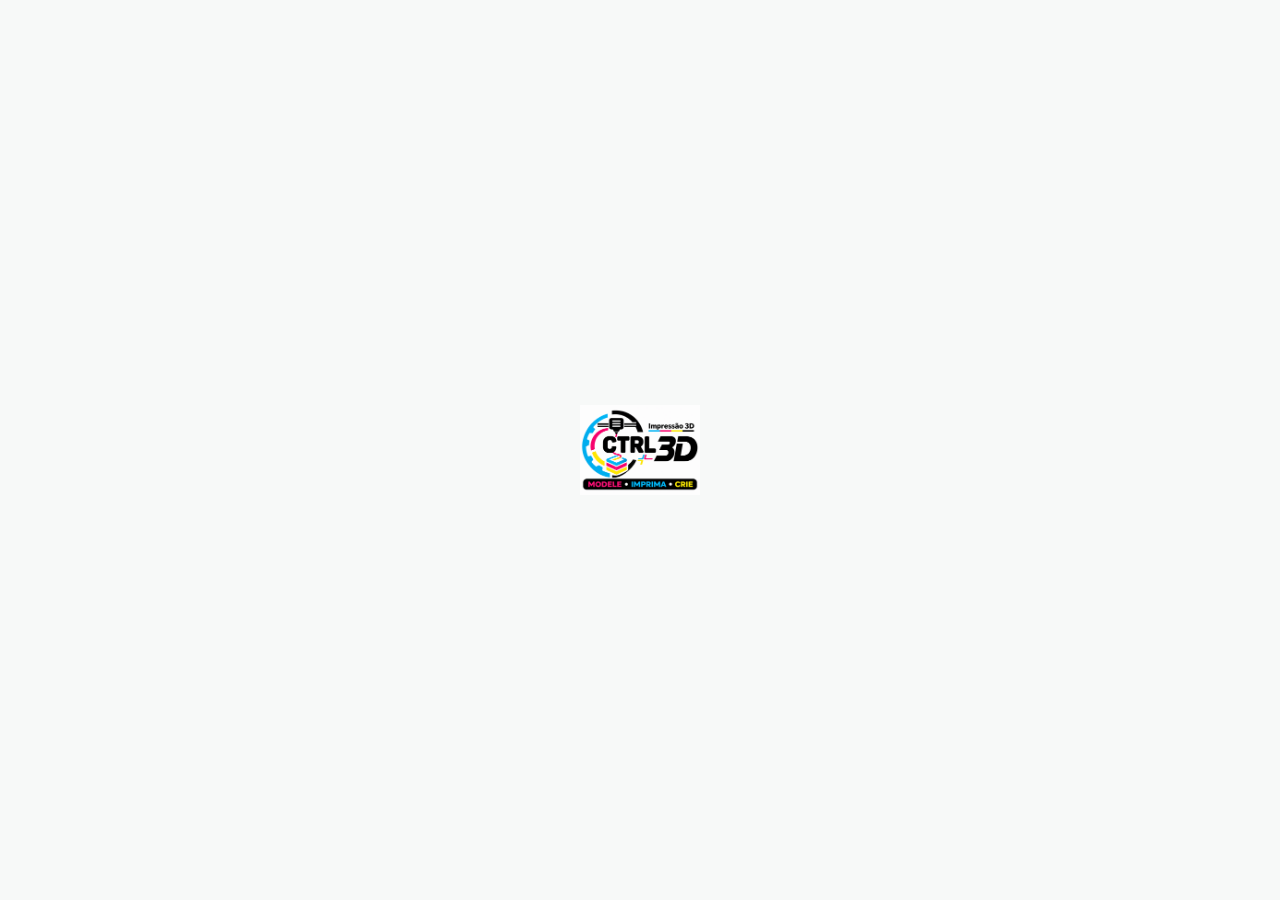
<file: ctrl-3d/ui/index.html>
<!DOCTYPE html>
<html lang="pt-BR">
<head>
<meta charset="utf-8">
<title>CTRL 3D • Custos, prazos e pedidos</title>
<link rel="stylesheet" href="erp.css">
<link rel="stylesheet" href="style.css">
</head>
<body>
<div id="carregando"><img src="logo.png" alt="CTRL 3D"></div>

<!-- ======================= MENU LATERAL (igual ao ERP) ======================= -->
<aside class="lateral">
  <img class="logo" src="logo.png" alt="CTRL 3D">
  <nav class="nav" id="nav">
    <div class="eyebrow-nav">ORÇAMENTOS</div>
    <button data-p="calc" title="Novo orçamento (Ctrl+N)"><svg viewBox="0 0 24 24" fill="none" stroke="currentColor" stroke-width="1.8" stroke-linecap="round" stroke-linejoin="round"><rect x="4" y="2" width="16" height="20" rx="2"/><path d="M8 6h8M16 14v4M8 10h.01M12 10h.01M16 10h.01M8 14h.01M12 14h.01M8 18h.01M12 18h.01"/></svg>Calculadora</button>
    <button data-p="catalogo"><svg viewBox="0 0 24 24" fill="none" stroke="currentColor" stroke-width="1.8" stroke-linecap="round" stroke-linejoin="round"><path d="M11 21.73a2 2 0 0 0 2 0l7-4A2 2 0 0 0 21 16V8a2 2 0 0 0-1-1.73l-7-4a2 2 0 0 0-2 0l-7 4A2 2 0 0 0 3 8v8a2 2 0 0 0 1 1.73z"/><path d="M12 22V12M3.29 7 12 12l8.71-5M7.5 4.27l9 5.15"/></svg>Catálogo</button>
    <button data-p="pessoal"><svg viewBox="0 0 24 24" fill="none" stroke="currentColor" stroke-width="1.8" stroke-linecap="round" stroke-linejoin="round"><path d="M15 21v-8a1 1 0 0 0-1-1h-4a1 1 0 0 0-1 1v8"/><path d="M3 10a2 2 0 0 1 .71-1.53l7-6a2 2 0 0 1 2.58 0l7 6A2 2 0 0 1 21 10v9a2 2 0 0 1-2 2H5a2 2 0 0 1-2-2z"/></svg>Uso pessoal</button>
    <div class="eyebrow-nav">PRODUÇÃO</div>
    <button data-p="pedidos"><svg viewBox="0 0 24 24" fill="none" stroke="currentColor" stroke-width="1.8" stroke-linecap="round" stroke-linejoin="round"><rect x="8" y="2" width="8" height="4" rx="1"/><path d="M16 4h2a2 2 0 0 1 2 2v14a2 2 0 0 1-2 2H6a2 2 0 0 1-2-2V6a2 2 0 0 1 2-2h2M12 11h4M12 16h4M8 11h.01M8 16h.01"/></svg>Pedidos e fila<span class="badge" id="badge-fila" hidden></span></button>
    <button data-p="filamentos"><svg viewBox="0 0 24 24" fill="none" stroke="currentColor" stroke-width="1.8" stroke-linecap="round" stroke-linejoin="round"><circle cx="12" cy="12" r="10"/><circle cx="12" cy="12" r="3"/><path d="M12 2v7M20.5 7l-6 3.5"/></svg>Filamentos</button>
    <div class="eyebrow-nav">FINANCEIRO</div>
    <button data-p="gastos" class="fin"><svg viewBox="0 0 24 24" fill="none" stroke="currentColor" stroke-width="1.8" stroke-linecap="round" stroke-linejoin="round"><path d="M19 7V4a1 1 0 0 0-1-1H5a2 2 0 0 0 0 4h15a1 1 0 0 1 1 1v4h-3a2 2 0 0 0 0 4h3a1 1 0 0 0 1-1v-2a1 1 0 0 0-1-1"/><path d="M3 5v14a2 2 0 0 0 2 2h15a1 1 0 0 0 1-1v-4"/></svg>Gastos</button>
    <button data-p="resumo" class="fin"><svg viewBox="0 0 24 24" fill="none" stroke="currentColor" stroke-width="1.8" stroke-linecap="round" stroke-linejoin="round"><path d="M12 16v5M16 14v7M20 10v11M22 3l-8.65 8.65a.5.5 0 0 1-.7 0L9.35 8.35a.5.5 0 0 0-.7 0L2 15M4 18v3M8 14v7"/></svg>Resumo do mês</button>
  </nav>
  <div class="rodape">
    <button class="nav-item" data-p="config" id="nav-config"><svg viewBox="0 0 24 24" fill="none" stroke="currentColor" stroke-width="1.8" stroke-linecap="round" stroke-linejoin="round"><path d="M12.22 2h-.44a2 2 0 0 0-2 2v.18a2 2 0 0 1-1 1.73l-.43.25a2 2 0 0 1-2 0l-.15-.08a2 2 0 0 0-2.73.73l-.22.38a2 2 0 0 0 .73 2.73l.15.1a2 2 0 0 1 1 1.72v.51a2 2 0 0 1-1 1.74l-.15.09a2 2 0 0 0-.73 2.73l.22.38a2 2 0 0 0 2.73.73l.15-.08a2 2 0 0 1 2 0l.43.25a2 2 0 0 1 1 1.73V20a2 2 0 0 0 2 2h.44a2 2 0 0 0 2-2v-.18a2 2 0 0 1 1-1.73l.43-.25a2 2 0 0 1 2 0l.15.08a2 2 0 0 0 2.73-.73l.22-.39a2 2 0 0 0-.73-2.73l-.15-.08a2 2 0 0 1-1-1.74v-.5a2 2 0 0 1 1-1.74l.15-.09a2 2 0 0 0 .73-2.73l-.22-.38a2 2 0 0 0-2.73-.73l-.15.08a2 2 0 0 1-2 0l-.43-.25a2 2 0 0 1-1-1.73V4a2 2 0 0 0-2-2z"/><circle cx="12" cy="12" r="3"/></svg>Configurações</button>
    <button class="link ajuda" id="bt-ajuda"><svg viewBox="0 0 24 24" fill="none" stroke="currentColor" stroke-width="1.8" stroke-linecap="round" stroke-linejoin="round"><circle cx="12" cy="12" r="10"/><path d="M9.09 9a3 3 0 0 1 5.83 1c0 2-3 3-3 3M12 17h.01"/></svg>Manual de uso</button>
    <div class="ambiente">Anycubic Kobra X • dados neste computador</div>
  </div>
</aside>

<div class="app">
<header class="topbar">
  <button class="comando" id="bt-comando" title="Ir para telas e ações (Ctrl+K)"><svg viewBox="0 0 24 24" fill="none" stroke="currentColor" stroke-width="1.8" stroke-linecap="round" stroke-linejoin="round"><circle cx="11" cy="11" r="8"/><path d="m21 21-4.3-4.3"/></svg><span class="txt">Ir para… telas e ações</span><span class="kbd">Ctrl</span><span class="kbd">K</span></button>
  <div class="espaco"></div>
  <button class="chip-topo" id="chip-fila" title="Abrir a fila de impressão"><span class="ponto" id="chip-fila-ponto"></span><span id="chip-fila-txt">Impressora livre</span></button>
  <button class="btn" id="bt-novo" title="Novo orçamento (Ctrl+N)"><svg viewBox="0 0 24 24" fill="none" stroke="currentColor" stroke-width="2" stroke-linecap="round"><path d="M12 5v14M5 12h14"/></svg>Novo orçamento</button>
</header>
<main id="main">

<!-- ======================= CALCULADORA ======================= -->
<section class="pagina" id="pg-calc">
  <div class="topo"><div><h1 id="calc-titulo">Novo orçamento</h1><p id="calc-sub">Siga as etapas — no fim aparece o resumo completo com preço, prazo e lucro.</p></div>
    <button class="btn claro" id="bt-limpar"><svg viewBox="0 0 24 24" fill="none" stroke="currentColor" stroke-width="2" stroke-linecap="round" stroke-linejoin="round"><path d="M3 12a9 9 0 1 0 3-6.7L3 8"/><path d="M3 3v5h5"/></svg>Começar de novo</button></div>

  <nav class="passos" id="passos">
    <button data-e="1"><span class="b">1</span><span><b>A peça</b><small>arquivo ou manual</small></span></button>
    <i></i>
    <button data-e="2"><span class="b">2</span><span><b class="so-venda">O pedido</b><b class="so-pessoal">Quantas</b><small class="so-venda">cliente e quantidade</small><small class="so-pessoal">quantas vai imprimir</small></span></button>
    <i class="so-venda"></i>
    <button data-e="3" class="so-venda"><span class="b">3</span><span><b>Preço</b><small>margem e extras</small></span></button>
    <i></i>
    <button data-e="4"><span class="b"><span class="so-venda">4</span><span class="so-pessoal">3</span></span><span><b class="so-venda">Resumo</b><b class="so-pessoal">Gastos</b><small>tudo pronto</small></span></button>
  </nav>

  <!-- ETAPA 1: A PEÇA -->
  <div class="etapa" data-e="1">
    <div class="card">
      <h2><span class="num" style="--cor:var(--cy)">1</span>A peça <small>solte o arquivo do fatiador, escolha do catálogo ou preencha à mão</small></h2>
      <div class="catalogo-rapido">
        <svg viewBox="0 0 24 24" fill="none" stroke="currentColor" stroke-width="1.8" stroke-linecap="round" stroke-linejoin="round"><rect x="3.5" y="3.5" width="7" height="7" rx="1.8"/><rect x="13.5" y="3.5" width="7" height="7" rx="1.8"/><rect x="3.5" y="13.5" width="7" height="7" rx="1.8"/><rect x="13.5" y="13.5" width="7" height="7" rx="1.8"/></svg>
        <span>Já fez essa peça antes?</span>
        <select class="inp" id="sel-produto"></select>
      </div>
      <div style="display:flex; gap:14px; align-items:stretch">
        <div class="foto" id="foto" hidden><img id="foto-img" alt=""><div class="selo-tam" id="selo-tam" hidden></div></div>
        <div style="flex:1; min-width:0">
          <div class="soltar" id="soltar">
            <svg viewBox="0 0 24 24" fill="none" stroke="currentColor" stroke-width="1.9" stroke-linecap="round" stroke-linejoin="round"><path d="M12 15V4M7.5 8.5 12 4l4.5 4.5M4 15v3.5A2.5 2.5 0 0 0 6.5 21h11a2.5 2.5 0 0 0 2.5-2.5V15"/></svg>
            <b>Solte aqui o arquivo do fatiador</b>
            <span>.gcode • .bgcode • .gcode.3mf — ou clique para escolher</span>
          </div>
          <div class="importado" id="importado"><svg viewBox="0 0 24 24" fill="none" stroke="currentColor" stroke-width="2.2" stroke-linecap="round" stroke-linejoin="round"><path d="M20 6 9 17l-5-5"/></svg><span></span></div>
          <div class="tam-linha" id="tam-linha" hidden><small>TAMANHO PARA IMPRESSÃO</small><span></span></div>
        </div>
      </div>
      <div class="grade" style="margin-top:18px">
        <div class="campo" style="grid-column:1/-1"><label>Nome da peça</label><input class="inp" data-k="peca" placeholder="Ex.: Chaveiro logo"></div>
        <div class="campo"><label>Tempo no fatiador</label>
          <div class="junto"><input class="inp p" data-k="th" value="0"><span class="uni">h</span><input class="inp p" data-k="tm" value="0"><span class="uni">min</span></div>
          <div class="dica">O tempo que o fatiador mostra para esse arquivo.</div></div>
        <div class="campo"><label>Peças nesse arquivo</label>
          <div class="junto"><input class="inp m" data-k="ppm" value="1"><span class="uni">peças</span></div>
          <div class="dica">Quantas peças tem na mesa do arquivo — normalmente 1.</div></div>
        <div class="campo"><label>Tamanho de 1 peça (largura × profundidade × altura)</label>
          <div class="junto"><input class="inp p" data-k="peca_l" placeholder="larg."><span class="uni">×</span><input class="inp p" data-k="peca_p" placeholder="prof."><span class="uni">×</span><input class="inp p" data-k="peca_a" placeholder="alt."><span class="uni">mm</span></div>
          <div class="dica" id="dica-tam">Vem do arquivo. Máximo da impressora: 260 × 260 × 260 mm.</div></div>
        <div class="campo"><label>Purga extra por impressão</label><div class="junto"><input class="inp m" data-k="purga" value="0"><span class="uni">g</span></div>
          <div class="dica">Deixe 0 se veio do arquivo (já está somado).</div></div>
      </div>
      <div class="secao-tit"><label>Filamento do arquivo (por cor)</label><button class="link" data-ir="filamentos">cadastrar rolos →</button></div>
      <div class="cores" id="cores"></div>
      <button class="btn claro peq" id="add-cor"><svg viewBox="0 0 24 24" fill="none" stroke="currentColor" stroke-width="2.2" stroke-linecap="round"><path d="M12 5v14M5 12h14"/></svg>Adicionar cor</button>
    </div>
  </div>

  <!-- ETAPA 2: O PEDIDO -->
  <div class="etapa" data-e="2">
    <div class="card">
      <h2><span class="num" style="--cor:var(--mg)">2</span><span class="so-venda">O pedido <small>para quem e quantas</small></span><span class="so-pessoal">Quantas vai imprimir</span></h2>
      <div class="grade">
        <div class="campo so-venda"><label>Cliente</label><input class="inp" data-k="cliente" placeholder="Nome do cliente"></div>
        <div class="campo"><label><span class="so-venda">Quantas peças o cliente quer?</span><span class="so-pessoal">Quantas peças?</span></label><div class="junto"><input class="inp m grande" data-k="qtd" value="1"><span class="uni">unidades</span></div><div class="dica so-venda">Ex.: 100 chaveiros</div></div>
        <div class="campo so-venda"><label>Canal de venda</label><select class="inp" data-k="canal" id="sel-canal"></select></div>
        <div class="campo"><label>Peças por impressão</label>
          <div class="junto"><input class="inp m" data-k="por_mesa" placeholder="automático"><span class="uni">peças</span></div>
          <div class="dica">Em branco = o máximo que cabe na mesa.</div></div>
      </div>
    </div>
    <div class="card det" id="det-mesa"></div>
  </div>

  <!-- ETAPA 3: PREÇO -->
  <div class="etapa" data-e="3">
    <div class="card">
      <h2><span class="num" style="--cor:var(--ye); color:var(--bk)">3</span>Preço <small>o resto já está calculado</small></h2>
      <div class="grade">
        <div class="campo"><label>Margem de lucro</label><div class="junto"><input class="inp m" data-k="margem"><span class="uni">%</span></div><div class="dica">100% = cobra o dobro do custo</div></div>
        <div class="campo"><label>Preço que vou cobrar</label><div class="junto"><input class="inp m" data-k="preco_manual" placeholder="automático"><span class="uni">R$ / unidade</span></div><div class="dica">Opcional — em branco usa o sugerido</div></div>
        <div class="campo"><label>Acabamento por peça</label><div class="junto"><input class="inp m" data-k="acab" value="0"><span class="uni">min</span></div><div class="dica">lixar, montar, colocar argola…</div></div>
        <div class="campo"><label>Preparo do arquivo</label><div class="junto"><input class="inp m" data-k="preparo" value="10"><span class="uni">min</span></div><div class="dica">uma vez por pedido</div></div>
        <div class="campo"><label>Embalagem por peça</label><div class="junto"><input class="inp m" data-k="emb"><span class="uni">R$</span></div></div>
        <div class="campo"><label>Extras por peça</label><div class="junto"><input class="inp m" data-k="extras" value="0"><span class="uni">R$</span></div><div class="dica">argola, ímã, parafuso…</div></div>
      </div>
    </div>
  </div>

  <!-- ETAPA 4: RESUMO -->
  <div class="etapa" data-e="4">
    <div class="resumo">
      <div>
        <div class="card cabeca">
          <div class="foto-p" id="r-foto"></div>
          <div style="min-width:0">
            <small class="mut"><span class="so-venda">ORÇAMENTO</span><span class="so-pessoal">IMPRESSÃO PESSOAL</span></small>
            <h2 id="r-titulo" style="margin:2px 0 4px"></h2>
            <div class="mut" id="r-sub"></div>
          </div>
        </div>
        <div class="hero so-pessoal">
          <div class="tile cy"><small>Tempo total</small><div class="v" id="p-tempo">—</div><div class="s" id="p-pronto"></div></div>
          <div class="tile verde"><small>Vai gastar</small><div class="v" id="p-total">—</div><div class="s" id="p-un"></div></div>
          <div class="tile bk"><small>Filamento</small><div class="v" id="p-fil">—</div><div class="s">de todas as cores</div></div>
        </div>
        <div class="acoes so-pessoal">
          <button class="btn verde cheio" id="bt-registrar"><svg viewBox="0 0 24 24" fill="none" stroke="currentColor" stroke-width="2.2" stroke-linecap="round" stroke-linejoin="round"><path d="M20 6 9 17l-5-5"/></svg>Registrar impressão (desconta o filamento do estoque)</button>
        </div>
        <div class="hero so-venda">
          <div class="tile cy"><small>Tempo total</small><div class="v" id="h-tempo">—</div><div class="s" id="h-pronto"></div></div>
          <div class="tile mg"><small>Custo / unidade</small><div class="v" id="h-custo">—</div><div class="s" id="h-custo-t"></div></div>
          <div class="tile bk"><small>Preço / unidade</small><div class="v" id="h-preco">—</div><div class="s" id="h-total"></div></div>
        </div>
        <div class="frase" id="frase"></div>
        <div class="dica-mesa" id="dica-mesa" hidden>
          <svg viewBox="0 0 24 24" fill="none" stroke="currentColor" stroke-width="1.9" stroke-linecap="round" stroke-linejoin="round"><rect x="3" y="3" width="18" height="18" rx="2.5"/><path d="M3 9h18M9 21V9"/></svg>
          <div><b id="dm-tit"></b><span id="dm-txt"></span></div>
          <button class="btn peq" id="dm-usar">Usar</button>
        </div>
        <div class="acoes so-venda">
          <button class="btn mg" id="bt-salvar"><svg viewBox="0 0 24 24" fill="none" stroke="currentColor" stroke-width="2" stroke-linecap="round" stroke-linejoin="round"><path d="M5 21h14a1 1 0 0 0 1-1V8l-4-4H5a1 1 0 0 0-1 1v15a1 1 0 0 0 1 1z"/><path d="M8 21v-7h8v7M8 4v4h6"/></svg>Salvar pedido</button>
          <button class="btn zap" id="bt-zap"><svg viewBox="0 0 24 24" fill="none" stroke="currentColor" stroke-width="2" stroke-linecap="round" stroke-linejoin="round"><path d="M21 11.5a8.4 8.4 0 0 1-12.4 7.4L3 21l2.1-5.5A8.4 8.4 0 1 1 21 11.5z"/></svg>Copiar p/ WhatsApp</button>
          <button class="btn amarelo cheio" id="bt-catalogo"><svg viewBox="0 0 24 24" fill="none" stroke="currentColor" stroke-width="2" stroke-linecap="round"><path d="M12 5v14M5 12h14"/></svg>Salvar no catálogo (para os próximos orçamentos)</button>
        </div>
      </div>
      <div class="card det" id="det"></div>
    </div>
    <div class="card so-pessoal" style="margin-top:4px">
      <h2><span class="num" style="--cor:var(--verde)">✓</span>Suas impressões pessoais neste mês <small id="pl-total"></small></h2>
      <table class="tabela" id="tab-pessoal"></table>
    </div>
  </div>

  <!-- barra de navegação + resumo ao vivo -->
  <div class="navegar" id="navegar">
    <button class="btn claro" id="nav-voltar"><svg viewBox="0 0 24 24" fill="none" stroke="currentColor" stroke-width="2.2" stroke-linecap="round" stroke-linejoin="round"><path d="M15 18l-6-6 6-6"/></svg>Voltar</button>
    <div class="ao-vivo" id="ao-vivo"></div>
    <button class="btn" id="nav-proximo">Próximo<svg viewBox="0 0 24 24" fill="none" stroke="currentColor" stroke-width="2.2" stroke-linecap="round" stroke-linejoin="round"><path d="M9 18l6-6-6-6"/></svg></button>
  </div>
</section>

<!-- ======================= CATÁLOGO ======================= -->
<section class="pagina" id="pg-catalogo">
  <div class="topo"><div><h1>Catálogo de produtos</h1><p>Tabela de preços pronta: quanto cobrar por unidade conforme a quantidade.</p></div>
    <div class="junto"><span class="uni">Canal</span><select class="inp" id="cat-canal" style="width:280px"></select></div></div>
  <div class="card tab"><table class="tabela" id="tab-cat"></table></div>
  <p class="nota">Para cadastrar: monte a peça na Calculadora (ou solte o arquivo) e clique em <b>Salvar no catálogo</b>. Dois cliques num produto abre ele na calculadora.</p>
</section>

<!-- ======================= PEDIDOS ======================= -->
<section class="pagina" id="pg-pedidos">
  <div class="topo"><div><h1>Pedidos e fila</h1><p>Aprovado e Em produção entram na fila. Em produção também desconta o filamento do estoque.</p></div></div>
  <div class="fila" id="fila"></div>
  <div class="filtros">
    <select class="inp" id="ped-filtro" style="width:180px"></select>
    <input class="inp busca" id="ped-busca" placeholder="Buscar cliente ou peça…">
    <span class="total" id="ped-total"></span>
  </div>
  <div class="card tab"><table class="tabela" id="tab-ped"></table></div>
</section>

<!-- ======================= FILAMENTOS ======================= -->
<section class="pagina" id="pg-filamentos">
  <div class="topo"><div><h1>Estoque de filamento</h1><p>Cadastre seus rolos com a cor — o programa reconhece a cor do arquivo e escolhe o rolo certo.</p></div></div>
  <div class="card">
    <h2><span class="num" style="--cor:var(--ye); color:var(--bk)">+</span>Novo rolo</h2>
    <div class="grade" style="--cols:6; align-items:end">
      <div class="campo" style="grid-column:span 2"><label>Nome / cor</label><div class="junto"><input type="color" class="cor" id="f-cor" value="#111111"><input class="inp" id="f-nome" placeholder="Ex.: Preto"></div></div>
      <div class="campo"><label>Marca</label><input class="inp" id="f-marca" placeholder="Ex.: Voolt"></div>
      <div class="campo"><label>Tipo</label><select class="inp" id="f-tipo"></select></div>
      <div class="campo"><label>Preço de 1 rolo</label><div class="junto"><input class="inp" id="f-preco" placeholder="R$"></div></div>
      <div class="campo"><label>Peso do rolo</label><div class="junto"><input class="inp" id="f-peso" value="1000"><span class="uni">g</span></div></div>
    </div>
    <div class="junto" style="margin-top:14px; justify-content:space-between">
      <div class="junto" style="gap:18px"><div class="junto"><span class="uni">Quantidade de rolos</span><input class="inp p" id="f-qtd" value="1"></div>
        <label class="chk"><input type="checkbox" id="f-lancar" checked>Lançar a compra em Gastos</label></div>
      <button class="btn amarelo" id="f-add">Adicionar rolo</button>
    </div>
  </div>
  <div class="filtros"><span class="total" id="fil-total"></span></div>
  <div class="card tab"><table class="tabela" id="tab-fil"></table></div>
</section>

<!-- ======================= GASTOS ======================= -->
<section class="pagina" id="pg-gastos">
  <div class="topo"><div><h1>Gastos da loja</h1><p>Luz, filamento, peças, embalagem, aluguel, MEI… tudo que sai do caixa.</p></div></div>
  <div class="card">
    <h2><span class="num" style="--cor:var(--bk)">+</span>Novo gasto</h2>
    <div class="grade" style="--cols:5; align-items:end">
      <div class="campo"><label>Data</label><input class="inp" id="g-data"></div>
      <div class="campo"><label>Categoria</label><select class="inp" id="g-cat"></select></div>
      <div class="campo" style="grid-column:span 2"><label>Descrição</label><input class="inp" id="g-desc" placeholder="Ex.: Conta de luz de outubro"></div>
      <div class="campo"><label>Valor</label><div class="junto"><input class="inp" id="g-valor" placeholder="R$"><button class="btn amarelo" id="g-add">Adicionar</button></div></div>
    </div>
  </div>
  <div class="filtros"><select class="inp" id="g-mes" style="width:150px"></select><span class="total" id="g-total"></span></div>
  <div class="card tab"><table class="tabela" id="tab-gas"></table></div>
</section>

<!-- ======================= RESUMO ======================= -->
<section class="pagina" id="pg-resumo">
  <div class="topo"><div><h1>Resumo do mês</h1><p>Quanto vendeu, quanto entrou, quanto gastou e quanto sobrou.</p></div>
    <div class="junto"><select class="inp" id="r-mes" style="width:150px"></select><button class="btn verde" id="r-excel">Exportar para Excel</button></div></div>
  <div class="tiles" id="r-tiles"></div>
  <div class="faixa-pessoal" id="r-pessoal" hidden></div>
  <div class="dois">
    <div class="card"><h2><span class="num" style="--cor:var(--mg)">$</span>Gastos por categoria</h2><div class="lista-simples" id="r-cats"></div></div>
    <div class="card"><h2><span class="num" style="--cor:var(--cy)">★</span>Peças mais vendidas</h2><div class="lista-simples" id="r-top"></div></div>
  </div>
  <p class="nota">Vendido = pedidos aprovados em diante (sem orçamentos e cancelados). Saldo de caixa = recebido − gastos. Lucro dos pedidos = preço − todos os custos calculados.</p>
</section>

<!-- ======================= CONFIGURAÇÕES ======================= -->
<section class="pagina" id="pg-config">
  <div class="topo"><div><h1>Configurações</h1><p>Preencha uma vez. Todos os cálculos usam esses valores.</p></div>
    <button class="btn mg" id="c-salvar">Salvar configurações</button></div>
  <div class="card"><h2><span class="num" style="--cor:var(--cy)">⚙</span>Impressora, energia e trabalho</h2><div class="grade" id="c-campos" style="--cols:3"></div></div>
  <div class="card"><h2><span class="num" style="--cor:var(--mg)">%</span>Canais de venda e taxas <small>confira as taxas atuais — elas mudam com frequência</small></h2>
    <table class="tabela" id="tab-canais"></table>
    <div class="grade" style="--cols:4; align-items:end; margin-top:14px">
      <div class="campo" style="grid-column:span 2"><label>Nome do canal</label><input class="inp" id="cn-nome" placeholder="Ex.: Instagram"></div>
      <div class="campo"><label>Taxa (%)</label><input class="inp" id="cn-pct" placeholder="0"></div>
      <div class="campo"><label>Taxa fixa por venda (R$)</label><div class="junto"><input class="inp" id="cn-fixa" placeholder="0"><button class="btn amarelo" id="cn-add">Salvar</button></div></div>
    </div>
  </div>
  <div class="card"><h2><span class="num" style="--cor:var(--ye); color:var(--bk)">⛁</span>Seus dados</h2>
    <p class="nota" id="c-caminho"></p>
    <p class="nota" style="margin-top:4px">Está no OneDrive? Então já tem cópia na nuvem. Mesmo assim, faça backup de vez em quando.</p>
    <div class="junto" style="margin-top:14px"><button class="btn cy" id="c-pasta">Abrir pasta</button><button class="btn" id="c-backup">Fazer backup agora</button></div>
    <p class="nota" style="margin-top:8px">O backup vai para a pasta Dados\Backups, com data e hora no nome.</p>
  </div>
</section>
</main>
</div>

<div id="toasts"></div>
<div id="modal-fundo"><div class="modal" id="modal"><div class="m-cab"><h3 id="m-tit"></h3></div><div class="m-corpo"><p id="m-txt"></p><input class="inp" id="m-inp" hidden></div><div class="bts"><button class="btn soft" id="m-nao">Cancelar</button><button class="btn" id="m-sim">OK</button></div></div></div>
<div id="paleta-fundo"><div class="paleta"><input id="paleta-inp" placeholder="Ir para… (digite o nome da tela ou ação)"><div class="itens" id="paleta-itens"></div></div></div>
<div id="arrastar"><div>Solte o arquivo para calcular</div></div>
<script src="app.js"></script>
</body>
</html>
</file>
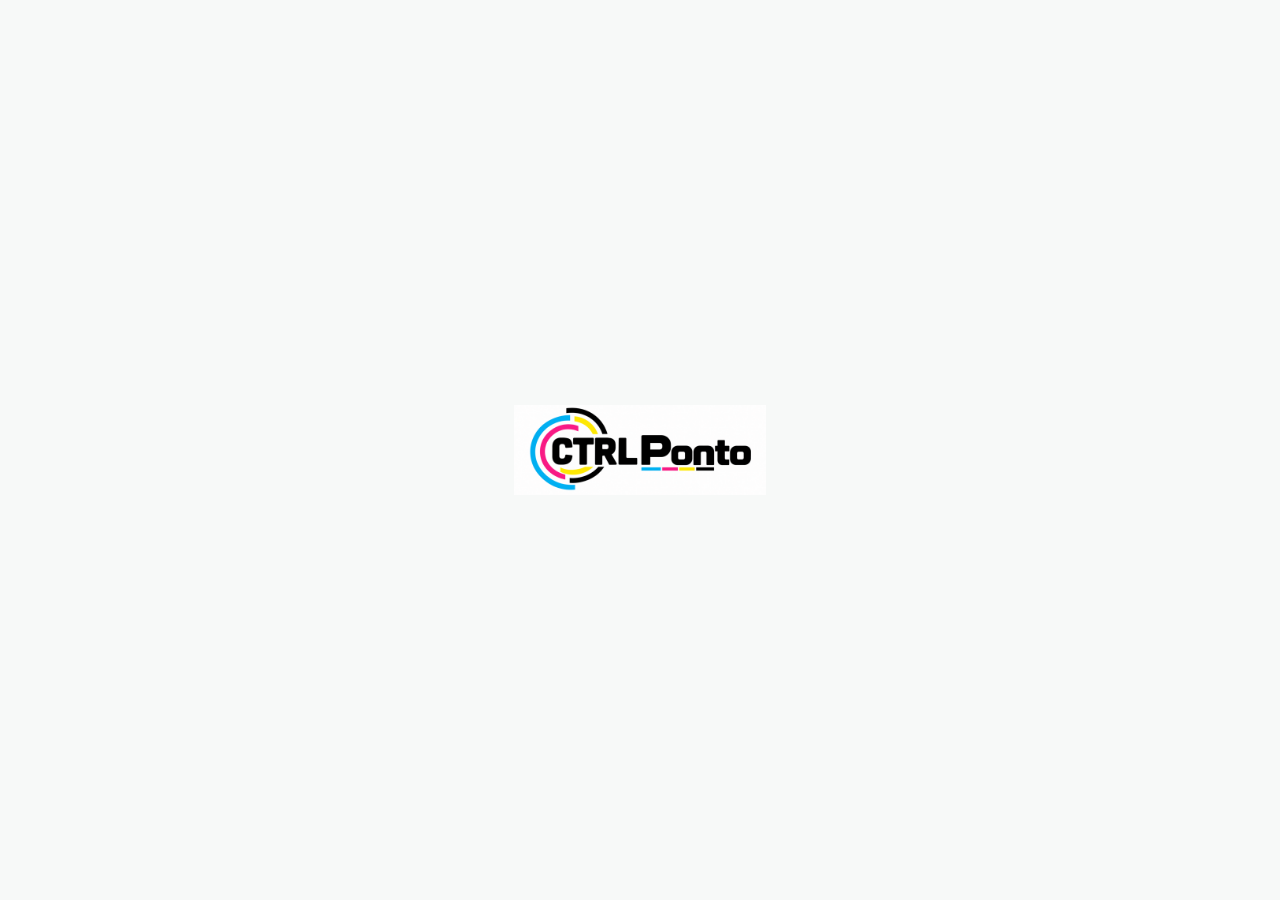
<file: ctrl-ponto/ui/index.html>
<!DOCTYPE html>
<html lang="pt-BR">
<head>
<meta charset="utf-8">
<title>CTRL Ponto • Controle de jornada</title>
<link rel="stylesheet" href="erp.css">
<link rel="stylesheet" href="style.css">
</head>
<body>
<div id="carregando"><img src="logo.png" alt="CTRL Ponto"></div>

<aside class="lateral">
  <img class="logo" src="logo.png" alt="CTRL Ponto">
  <nav class="nav" id="nav">
    <div class="eyebrow-nav">PONTO</div>
    <button data-p="inicio" title="Registrar ponto (F2)"><svg viewBox="0 0 24 24" fill="none" stroke="currentColor" stroke-width="1.8" stroke-linecap="round" stroke-linejoin="round"><circle cx="12" cy="12" r="10"/><path d="M12 6v6l4 2"/></svg>Registrar ponto</button>
    <button data-p="folha"><svg viewBox="0 0 24 24" fill="none" stroke="currentColor" stroke-width="1.8" stroke-linecap="round" stroke-linejoin="round"><path d="M8 2v4M16 2v4"/><rect x="3" y="4" width="18" height="18" rx="2"/><path d="M3 10h18M8 14h.01M12 14h.01M16 14h.01M8 18h.01M12 18h.01M16 18h.01"/></svg>Folha mensal<span class="badge" id="badge-pend" hidden></span></button>
    <div class="eyebrow-nav">EQUIPE</div>
    <button data-p="equipe"><svg viewBox="0 0 24 24" fill="none" stroke="currentColor" stroke-width="1.8" stroke-linecap="round" stroke-linejoin="round"><path d="M16 21v-2a4 4 0 0 0-4-4H6a4 4 0 0 0-4 4v2"/><circle cx="9" cy="7" r="4"/><path d="M22 21v-2a4 4 0 0 0-3-3.87M16 3.13a4 4 0 0 1 0 7.75"/></svg>Equipe</button>
    <button data-p="escala"><svg viewBox="0 0 24 24" fill="none" stroke="currentColor" stroke-width="1.8" stroke-linecap="round" stroke-linejoin="round"><path d="M8 2v4M16 2v4"/><rect x="3" y="4" width="18" height="18" rx="2"/><path d="M3 10h18M9 16l2 2 4-4"/></svg>Escala e feriados</button>
    <button data-p="historico" class="fin"><svg viewBox="0 0 24 24" fill="none" stroke="currentColor" stroke-width="1.8" stroke-linecap="round" stroke-linejoin="round"><path d="M3 12a9 9 0 1 0 9-9 9.75 9.75 0 0 0-6.74 2.74L3 8"/><path d="M3 3v5h5M12 7v5l4 2"/></svg>Histórico de alterações</button>
  </nav>
  <div class="rodape">
    <button class="nav-item" data-p="config"><svg viewBox="0 0 24 24" fill="none" stroke="currentColor" stroke-width="1.8" stroke-linecap="round" stroke-linejoin="round"><path d="M12.22 2h-.44a2 2 0 0 0-2 2v.18a2 2 0 0 1-1 1.73l-.43.25a2 2 0 0 1-2 0l-.15-.08a2 2 0 0 0-2.73.73l-.22.38a2 2 0 0 0 .73 2.73l.15.1a2 2 0 0 1 1 1.72v.51a2 2 0 0 1-1 1.74l-.15.09a2 2 0 0 0-.73 2.73l.22.38a2 2 0 0 0 2.73.73l.15-.08a2 2 0 0 1 2 0l.43.25a2 2 0 0 1 1 1.73V20a2 2 0 0 0 2 2h.44a2 2 0 0 0 2-2v-.18a2 2 0 0 1 1-1.73l.43-.25a2 2 0 0 1 2 0l.15.08a2 2 0 0 0 2.73-.73l.22-.39a2 2 0 0 0-.73-2.73l-.15-.08a2 2 0 0 1-1-1.74v-.5a2 2 0 0 1 1-1.74l.15-.09a2 2 0 0 0 .73-2.73l-.22-.38a2 2 0 0 0-2.73-.73l-.15.08a2 2 0 0 1-2 0l-.43-.25a2 2 0 0 1-1-1.73V4a2 2 0 0 0-2-2z"/><circle cx="12" cy="12" r="3"/></svg>Configurações</button>
    <button class="nav-item" id="bt-ajuda"><svg viewBox="0 0 24 24" fill="none" stroke="currentColor" stroke-width="1.8" stroke-linecap="round" stroke-linejoin="round"><circle cx="12" cy="12" r="10"/><path d="M9.09 9a3 3 0 0 1 5.83 1c0 2-3 3-3 3M12 17h.01"/></svg>Manual de uso</button>
    <div class="ambiente">Funciona offline • dados neste computador</div>
  </div>
</aside>

<div class="app">
<header class="topbar">
  <button class="comando" id="bt-comando" title="Ir para telas e ações (Ctrl+K)"><svg viewBox="0 0 24 24" fill="none" stroke="currentColor" stroke-width="1.8" stroke-linecap="round" stroke-linejoin="round"><circle cx="11" cy="11" r="8"/><path d="m21 21-4.3-4.3"/></svg><span class="txt">Ir para… telas e ações</span><span class="kbd">Ctrl</span><span class="kbd">K</span></button>
  <div class="espaco"></div>
  <button class="chip-topo" id="chip-agora" title="Quem está trabalhando agora"><span class="ponto" id="chip-ponto"></span><span id="chip-txt">—</span></button>
  <button class="btn" id="bt-registrar-topo" title="Registrar ponto (F2)"><svg viewBox="0 0 24 24" fill="none" stroke="currentColor" stroke-width="2" stroke-linecap="round" stroke-linejoin="round"><circle cx="12" cy="12" r="10"/><path d="M12 6v6l4 2"/></svg>Registrar ponto</button>
</header>
<main id="main">
  <div class="nota-aviso antigo" id="aviso-antigo" hidden>
    <svg viewBox="0 0 24 24" fill="none" stroke="currentColor" stroke-width="1.9" stroke-linecap="round" stroke-linejoin="round"><path d="m21.73 18-8-14a2 2 0 0 0-3.48 0l-8 14A2 2 0 0 0 4 21h16a2 2 0 0 0 1.73-3"/><path d="M12 9v4M12 17h.01"/></svg>
    <div><b>A versão antiga do CTRL Ponto está aberta.</b> As duas não podem registrar ao mesmo tempo. Feche a antiga para usar esta.</div>
    <button class="btn soft peq" id="bt-fechar-antigo">Fechar a versão antiga</button>
  </div>

  <!-- ======================= REGISTRAR PONTO ======================= -->
  <section class="pagina" id="pg-inicio">
    <div class="topo"><div><h1>Registrar ponto</h1><p id="i-data"></p></div></div>
    <div class="registro">
      <div class="card relogio-card">
        <div class="pessoas" id="i-pessoas"></div>
        <div class="relogio" id="i-relogio">--:--:--</div>
        <button class="btn bater" id="i-bater"><svg viewBox="0 0 24 24" fill="none" stroke="currentColor" stroke-width="2.2" stroke-linecap="round" stroke-linejoin="round"><path d="M20 6 9 17l-5-5"/></svg><span id="i-bater-txt">Registrar</span></button>
        <div class="nota" id="i-ajuste"></div>
        <div class="linha-dia" id="i-linha"></div>
      </div>
      <div>
        <div class="kpis" style="--n:2">
          <div class="kpi info"><div><small>Trabalhado hoje</small><div class="v" id="k-trab">—</div><div class="s" id="k-trab-s"></div></div></div>
          <div class="kpi warn"><div><small>Falta cumprir hoje</small><div class="v" id="k-falta">—</div><div class="s" id="k-falta-s"></div></div></div>
          <div class="kpi marca"><div><small>Saldo do mês</small><div class="v" id="k-mes">—</div><div class="s" id="k-mes-s"></div></div></div>
          <div class="kpi violet"><div><small>Saldo acumulado</small><div class="v" id="k-total">—</div><div class="s">todas as jornadas completas</div></div></div>
        </div>
        <div class="card tab">
          <div class="card-titulo"><h2>Equipe hoje</h2><span class="nota" id="i-equipe-n"></span></div>
          <table class="tabela" id="i-equipe"></table>
        </div>
      </div>
    </div>
  </section>

  <!-- ======================= FOLHA MENSAL ======================= -->
  <section class="pagina" id="pg-folha">
    <div class="topo"><div><h1>Folha mensal</h1><p>Clique num dia para ajustar os horários. O PDF e a impressão usam a mesma folha A4.</p></div>
      <div class="acoes-topo">
        <button class="btn soft" id="f-foto" hidden>Ver foto original</button>
        <button class="btn soft" id="f-imprimir"><svg viewBox="0 0 24 24" fill="none" stroke="currentColor" stroke-width="1.8" stroke-linecap="round" stroke-linejoin="round"><path d="M6 18H4a2 2 0 0 1-2-2v-5a2 2 0 0 1 2-2h16a2 2 0 0 1 2 2v5a2 2 0 0 1-2 2h-2"/><path d="M6 9V3a1 1 0 0 1 1-1h10a1 1 0 0 1 1 1v6"/><rect x="6" y="14" width="12" height="8" rx="1"/></svg>Imprimir…</button>
        <button class="btn" id="f-pdf"><svg viewBox="0 0 24 24" fill="none" stroke="currentColor" stroke-width="1.8" stroke-linecap="round" stroke-linejoin="round"><path d="M15 2H6a2 2 0 0 0-2 2v16a2 2 0 0 0 2 2h12a2 2 0 0 0 2-2V7z"/><path d="M14 2v4a2 2 0 0 0 2 2h4M12 18v-6M9 15l3 3 3-3"/></svg>Gerar PDF</button>
      </div></div>
    <div class="filtros">
      <select class="inp" id="f-pessoa" style="width:280px"></select>
      <div class="junto"><button class="icone" id="f-ant" title="Mês anterior"><svg viewBox="0 0 24 24" fill="none" stroke="currentColor" stroke-width="2" stroke-linecap="round" stroke-linejoin="round"><path d="m15 18-6-6 6-6"/></svg></button>
        <input class="inp" type="month" id="f-mes" style="width:170px">
        <button class="icone" id="f-prox" title="Próximo mês"><svg viewBox="0 0 24 24" fill="none" stroke="currentColor" stroke-width="2" stroke-linecap="round" stroke-linejoin="round"><path d="m9 18 6-6-6-6"/></svg></button></div>
      <span class="tag" id="f-fechado" hidden></span>
    </div>
    <div class="kpis" style="--n:5" id="f-kpis"></div>
    <div class="card tab"><table class="tabela folha" id="f-tab"></table></div>
    <p class="nota">Saldo calculado só para jornadas completas. * Ajuste manual. Intervalos de almoço são descontados.</p>
  </section>

  <!-- ======================= EQUIPE ======================= -->
  <section class="pagina" id="pg-equipe">
    <div class="topo"><div><h1>Equipe</h1><p>Colaboradores arquivados saem do registro, mas o histórico e as folhas continuam guardados.</p></div>
      <div class="acoes-topo"><button class="btn" id="e-add"><svg viewBox="0 0 24 24" fill="none" stroke="currentColor" stroke-width="2" stroke-linecap="round"><path d="M12 5v14M5 12h14"/></svg>Adicionar colaborador</button></div></div>
    <div class="card tab"><table class="tabela" id="e-tab"></table></div>
  </section>

  <!-- ======================= ESCALA E FERIADOS ======================= -->
  <section class="pagina" id="pg-escala">
    <div class="topo"><div><h1>Escala e feriados</h1><p>Meta de horas líquidas de cada dia (almoço já descontado). Jornadas já iniciadas guardam a meta delas.</p></div></div>
    <div class="dois">
      <div class="card">
        <h2><span class="num">1</span>Escala da semana <small>vale a partir de hoje</small></h2>
        <div class="escala" id="s-escala"></div>
        <div class="junto" style="justify-content:flex-end; margin-top:12px"><button class="btn" id="s-salvar">Salvar escala</button></div>
      </div>
      <div class="card">
        <h2><span class="num">2</span>Feriados de São Paulo/SP <span class="dir"><select class="inp" id="s-ano" style="width:110px; height:34px"></select></span></h2>
        <p class="nota" style="margin-bottom:8px">Nacionais, estaduais e municipais são automáticos. Carnaval e pontos facultativos não bloqueiam o registro.</p>
        <div class="lista-simples" id="s-feriados"></div>
      </div>
    </div>
    <div class="card">
      <h2><span class="num">3</span>Mudança de jornada em uma data <small>folga combinada, trabalho no feriado ou domingo, meio período…</small></h2>
      <div class="grade" style="--cols:5; align-items:end">
        <div class="campo"><label>Data</label><input class="inp" id="x-data" placeholder="dd/mm/aaaa"></div>
        <div class="campo"><label>Colaborador</label><select class="inp" id="x-pessoa"></select></div>
        <div class="campo"><label>Meta do dia</label><input class="inp" id="x-meta" placeholder="00:00 = folga"></div>
        <div class="campo"><label>Motivo</label><input class="inp" id="x-motivo" placeholder="Ex.: folga combinada"></div>
        <div class="campo"><button class="btn soft" id="x-add" style="width:100%">Adicionar</button></div>
      </div>
      <table class="tabela" id="x-tab" style="margin-top:12px"></table>
    </div>
  </section>

  <!-- ======================= HISTÓRICO ======================= -->
  <section class="pagina" id="pg-historico">
    <div class="topo"><div><h1>Histórico de alterações</h1><p>Todo registro, ajuste e fechamento fica guardado com data, hora e motivo.</p></div></div>
    <div class="filtros">
      <input class="inp busca" id="h-busca" placeholder="Buscar (nome, data, motivo…)">
      <div class="segmentado" id="h-tipo"><button data-t="" class="on">Tudo</button><button data-t="Registro">Registros</button><button data-t="Ajuste">Ajustes</button><button data-t="Fechamento">Fechamentos</button></div>
    </div>
    <div class="card tab"><table class="tabela" id="h-tab"></table></div>
  </section>

  <!-- ======================= CONFIGURAÇÕES ======================= -->
  <section class="pagina" id="pg-config">
    <div class="topo"><div><h1>Configurações</h1><p>Dados da empresa para a folha, registro e início automático.</p></div>
      <div class="acoes-topo"><button class="btn" id="c-salvar">Salvar</button></div></div>
    <div class="card">
      <h2><span class="num">1</span>Empresa <small>aparece no cabeçalho da folha</small></h2>
      <div class="grade" style="--cols:3">
        <div class="campo"><label>Nome</label><input class="inp" id="c-nome"></div>
        <div class="campo"><label>CNPJ</label><input class="inp" id="c-cnpj"></div>
        <div class="campo"><label>Endereço</label><input class="inp" id="c-end"></div>
      </div>
    </div>
    <div class="card">
      <h2><span class="num">2</span>Registro e fechamento</h2>
      <div class="grade">
        <div class="campo"><label>A entrada conta quantos minutos antes?</label>
          <div class="junto"><input class="inp p" id="c-ajuste"><span class="uni">minutos</span></div>
          <div class="dica">Tempo de chegar e ligar o computador. Vale só para a entrada do dia (0 = hora exata).</div></div>
        <div class="campo"><label>Fechamento automático do mês</label>
          <label class="switch"><input type="checkbox" id="c-auto"><span>Gerar o PDF do mês sozinho (último dia após as 20h, se não houver pendências)</span></label></div>
        <div class="campo"><label>Iniciar com o Windows</label>
          <label class="switch"><input type="checkbox" id="c-iniciar"><span>Abrir escondido na bandeja ao ligar o computador</span></label>
          <div class="dica">Ao ligar, esta versão passa a abrir no lugar da versão antiga.</div></div>
      </div>
    </div>
    <div class="card">
      <h2><span class="num">3</span>Seus dados</h2>
      <p class="nota" id="c-pasta"></p>
      <div class="junto" style="margin-top:12px; flex-wrap:wrap">
        <button class="btn soft" id="c-abrir">Abrir pasta de dados</button>
        <button class="btn soft" id="c-relatorios">Abrir PDFs gerados</button>
        <button class="btn soft" id="c-backup">Fazer backup agora</button>
      </div>
      <p class="nota" style="margin-top:8px">Cópias diárias automáticas ficam na pasta backups. Copie a pasta de dados para outro disco de vez em quando.</p>
    </div>
  </section>
</main>
</div>

<!-- folha A4 (só aparece no PDF e na impressão) -->
<div id="folha-print"></div>

<div id="toasts"></div>
<div id="modal-fundo"><div class="modal" id="modal"><div class="m-cab"><h3 id="m-tit"></h3><div class="m-sub" id="m-sub"></div></div>
  <div class="m-corpo"><p id="m-txt"></p><div id="m-form"></div><input class="inp" id="m-inp" hidden></div>
  <div class="bts"><span class="m-info" id="m-info"></span><button class="btn soft" id="m-nao">Cancelar</button><button class="btn" id="m-sim">OK</button></div></div></div>
<div id="paleta-fundo"><div class="paleta"><input id="paleta-inp" placeholder="Ir para… (digite o nome da tela ou ação)"><div class="itens" id="paleta-itens"></div></div></div>
<script src="app.js"></script>
</body>
</html>
</file>
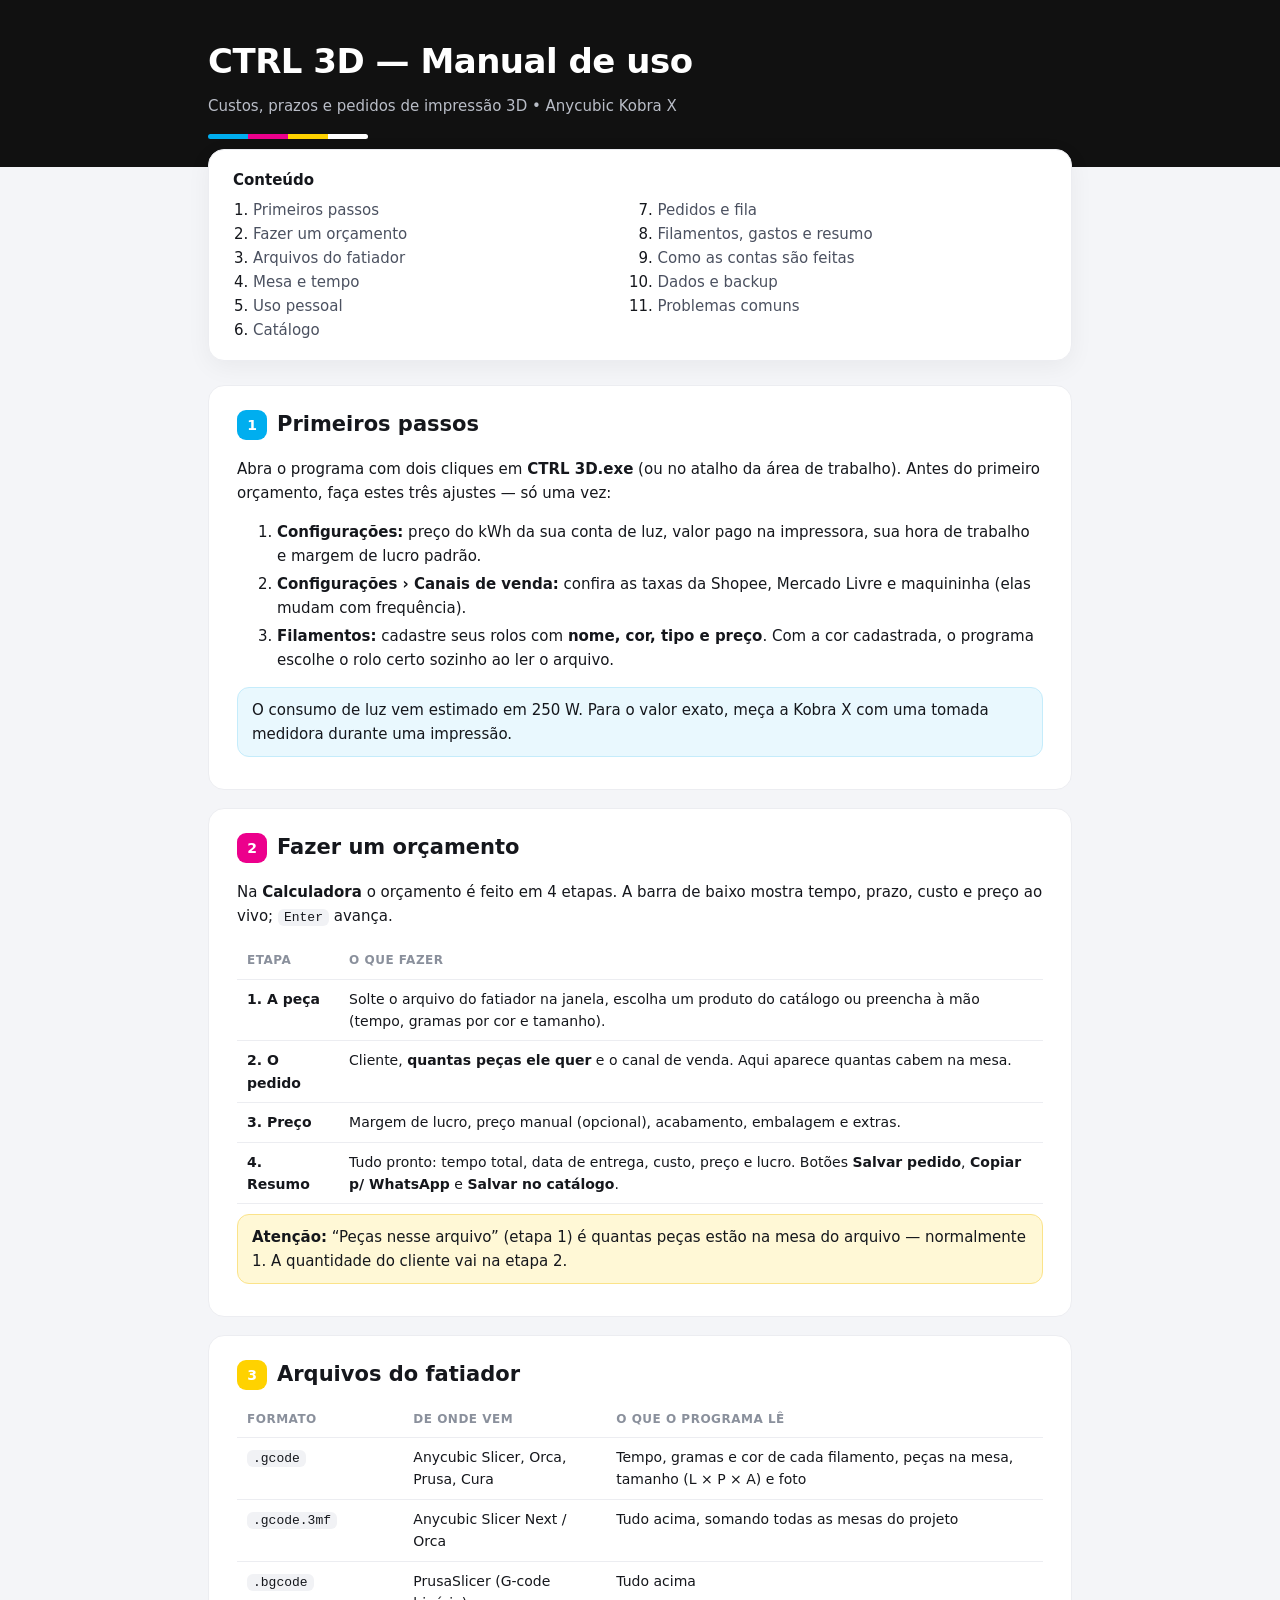
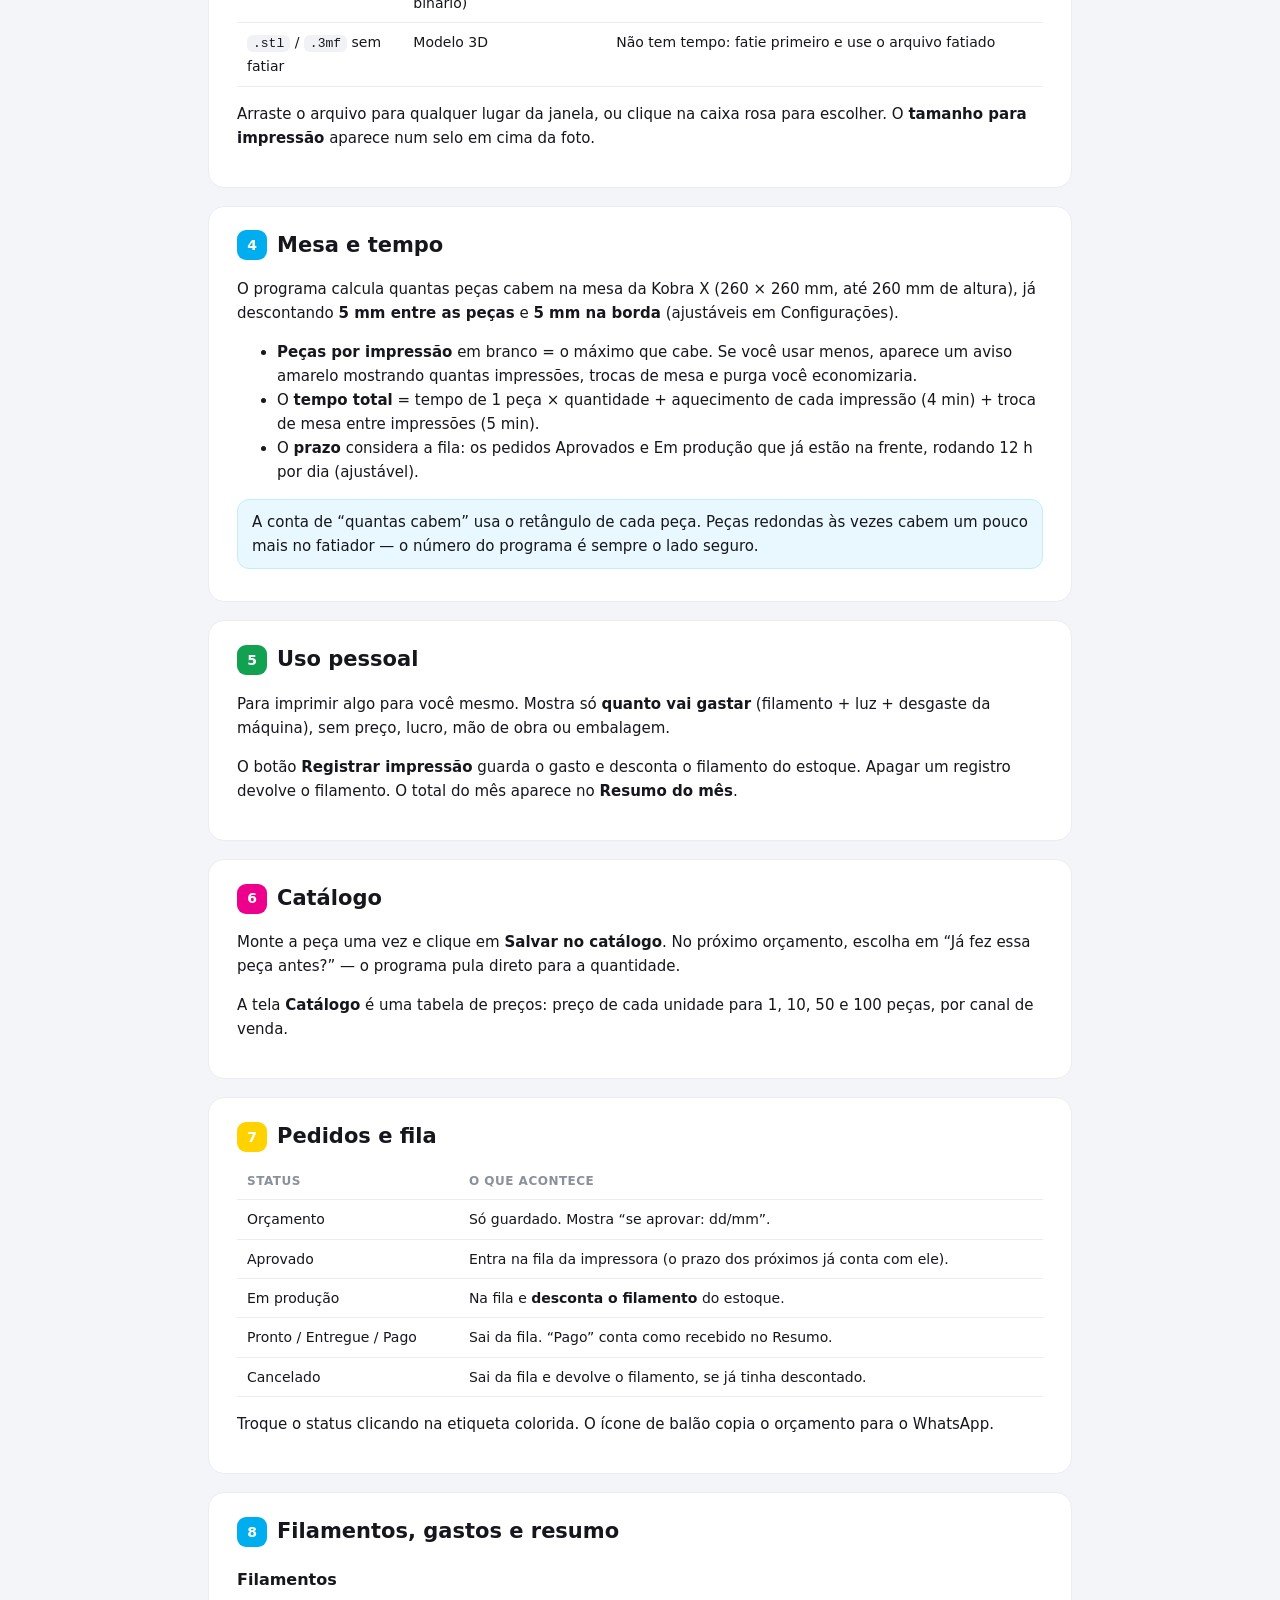
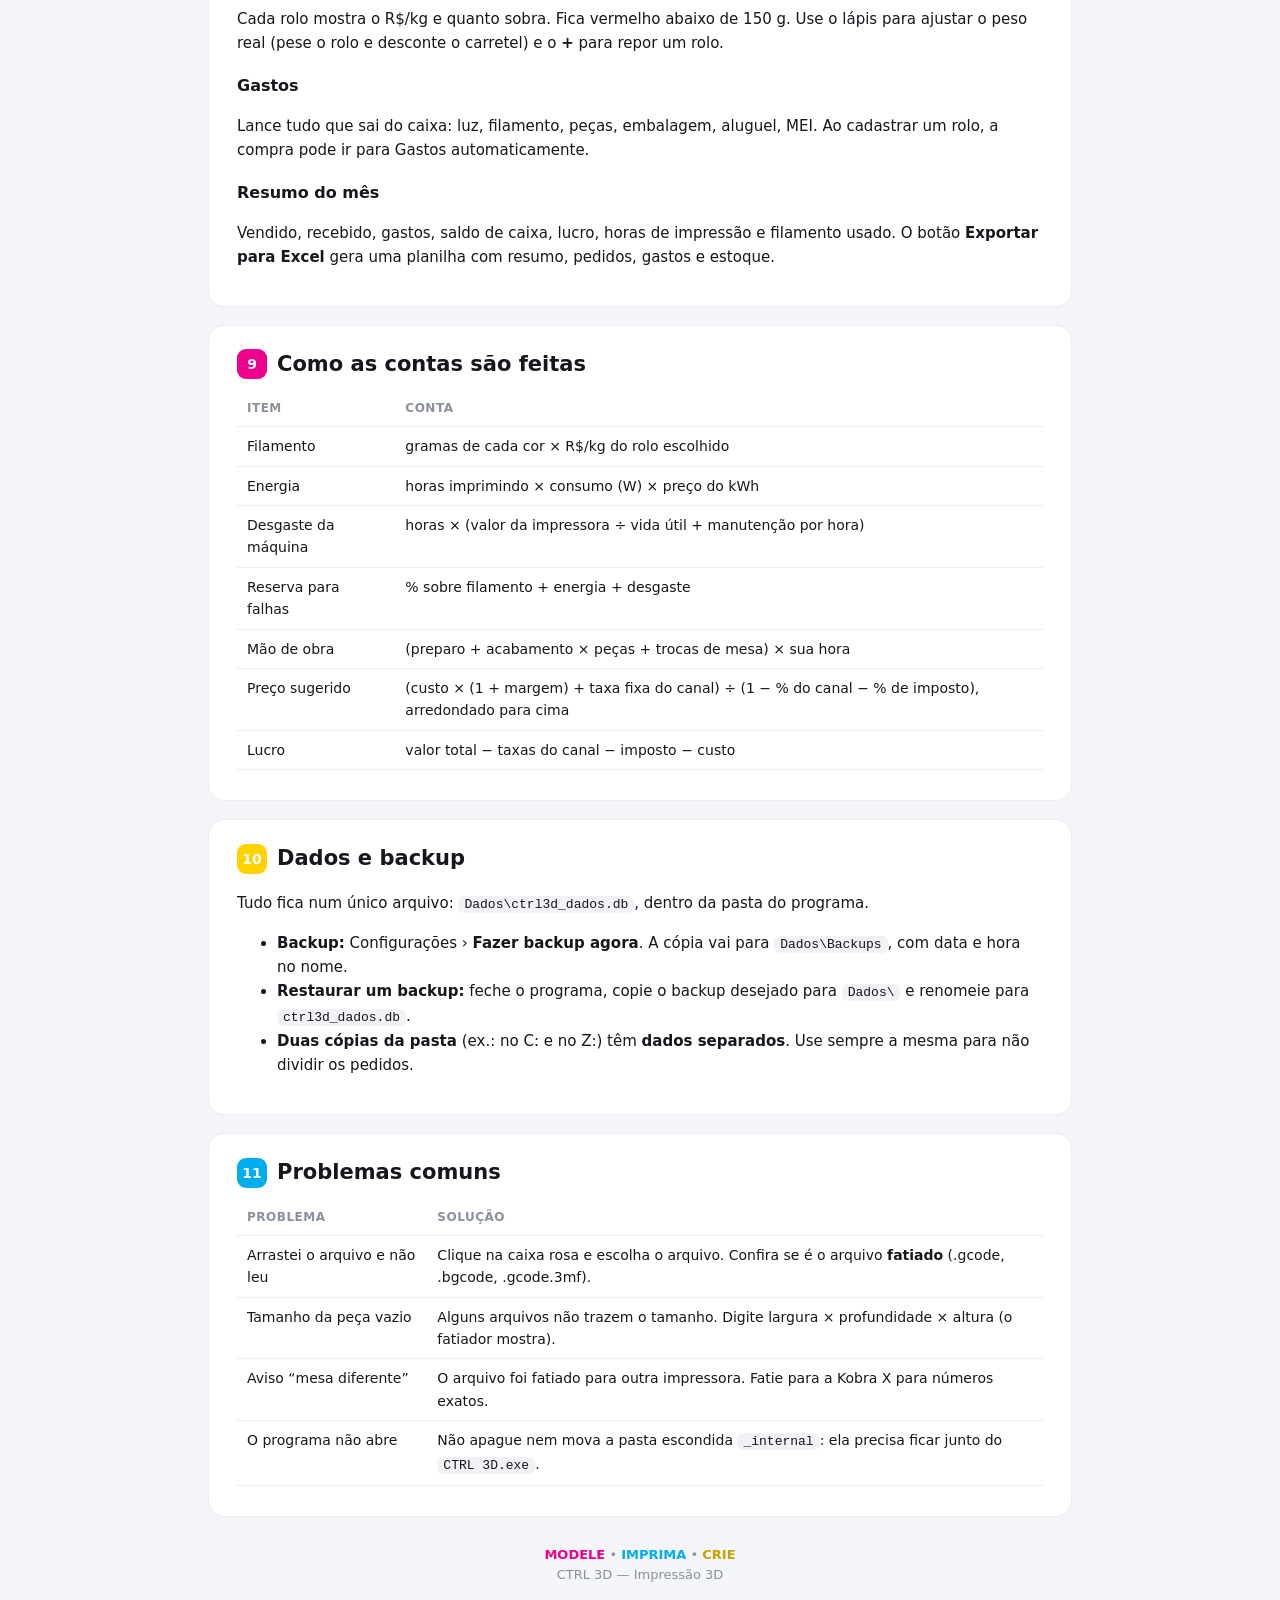
<file: ctrl-3d/MANUAL.html>
<!DOCTYPE html>
<html lang="pt-BR">
<head>
<meta charset="utf-8">
<title>CTRL 3D • Manual de uso</title>
<style>
  :root { --cy:#00AEEF; --mg:#EC008C; --ye:#FFD200; --bk:#111; --bg:#F4F5F8; --txt:#15171C; --txt2:#4B5160; --mut:#8A909C; --linha:#ECEDF1; }
  * { box-sizing: border-box; }
  body { margin: 0; font-family: "Segoe UI", system-ui, sans-serif; background: var(--bg); color: var(--txt); line-height: 1.6; font-size: 15px; }
  header { background: var(--bk); color: #fff; padding: 34px 0 28px; }
  .wrap { max-width: 920px; margin: 0 auto; padding: 0 28px; }
  header h1 { margin: 0; font-size: 34px; letter-spacing: -.5px; }
  header p { margin: 6px 0 0; color: #B9BDC7; }
  .cmyk { display: flex; height: 5px; width: 160px; border-radius: 4px; overflow: hidden; margin-top: 16px; }
  .cmyk i { flex: 1; } .cmyk i:nth-child(1){background:var(--cy)} .cmyk i:nth-child(2){background:var(--mg)}
  .cmyk i:nth-child(3){background:var(--ye)} .cmyk i:nth-child(4){background:#fff}
  nav.indice { background: #fff; border: 1px solid var(--linha); border-radius: 16px; padding: 18px 24px; margin: -18px 0 24px; box-shadow: 0 6px 24px rgba(0,0,0,.05); }
  nav.indice b { display: block; margin-bottom: 6px; }
  nav.indice ol { margin: 0; padding-left: 20px; columns: 2; }
  nav.indice a { color: var(--txt2); text-decoration: none; }
  nav.indice a:hover { color: var(--mg); }
  section { background: #fff; border: 1px solid var(--linha); border-radius: 16px; padding: 22px 28px; margin-bottom: 18px; }
  h2 { margin: 0 0 10px; font-size: 21px; display: flex; align-items: center; gap: 10px; }
  h2 .n { width: 30px; height: 30px; border-radius: 9px; background: var(--c, var(--cy)); color: #fff; display: grid; place-items: center; font-size: 14px; flex: none; }
  h3 { font-size: 16px; margin: 18px 0 4px; }
  table { border-collapse: collapse; width: 100%; margin: 8px 0; font-size: 14px; }
  th, td { text-align: left; padding: 8px 10px; border-bottom: 1px solid var(--linha); vertical-align: top; }
  th { font-size: 12px; text-transform: uppercase; letter-spacing: .5px; color: var(--mut); }
  code, kbd { background: #F1F2F5; border-radius: 6px; padding: 1px 6px; font-family: Consolas, monospace; font-size: 13px; }
  .dica { background: #E9F8FE; border: 1px solid #C5ECFB; border-radius: 12px; padding: 10px 14px; margin: 10px 0; }
  .aviso { background: #FFF8D6; border: 1px solid #FBE38A; border-radius: 12px; padding: 10px 14px; margin: 10px 0; }
  ol.passos li { margin-bottom: 4px; }
  footer { text-align: center; color: var(--mut); font-size: 13px; padding: 10px 0 40px; }
  .slogan b:nth-child(1){color:var(--mg)} .slogan b:nth-child(2){color:var(--cy)} .slogan b:nth-child(3){color:#C9A400}
  @media print { body { background: #fff; } header { background: #fff; color: #000; } section, nav.indice { box-shadow: none; break-inside: avoid; } }
</style>
</head>
<body>
<header><div class="wrap">
  <h1>CTRL 3D — Manual de uso</h1>
  <p>Custos, prazos e pedidos de impressão 3D • Anycubic Kobra X</p>
  <div class="cmyk"><i></i><i></i><i></i><i></i></div>
</div></header>

<div class="wrap">
<nav class="indice"><b>Conteúdo</b><ol>
  <li><a href="#comecar">Primeiros passos</a></li>
  <li><a href="#orcamento">Fazer um orçamento</a></li>
  <li><a href="#arquivos">Arquivos do fatiador</a></li>
  <li><a href="#mesa">Mesa e tempo</a></li>
  <li><a href="#pessoal">Uso pessoal</a></li>
  <li><a href="#catalogo">Catálogo</a></li>
  <li><a href="#pedidos">Pedidos e fila</a></li>
  <li><a href="#estoque">Filamentos, gastos e resumo</a></li>
  <li><a href="#contas">Como as contas são feitas</a></li>
  <li><a href="#dados">Dados e backup</a></li>
  <li><a href="#problemas">Problemas comuns</a></li>
</ol></nav>

<section id="comecar"><h2><span class="n">1</span>Primeiros passos</h2>
  <p>Abra o programa com dois cliques em <b>CTRL 3D.exe</b> (ou no atalho da área de trabalho). Antes do primeiro orçamento, faça estes três ajustes — só uma vez:</p>
  <ol class="passos">
    <li><b>Configurações:</b> preço do kWh da sua conta de luz, valor pago na impressora, sua hora de trabalho e margem de lucro padrão.</li>
    <li><b>Configurações › Canais de venda:</b> confira as taxas da Shopee, Mercado Livre e maquininha (elas mudam com frequência).</li>
    <li><b>Filamentos:</b> cadastre seus rolos com <b>nome, cor, tipo e preço</b>. Com a cor cadastrada, o programa escolhe o rolo certo sozinho ao ler o arquivo.</li>
  </ol>
  <div class="dica">O consumo de luz vem estimado em 250 W. Para o valor exato, meça a Kobra X com uma tomada medidora durante uma impressão.</div>
</section>

<section id="orcamento"><h2><span class="n" style="--c:var(--mg)">2</span>Fazer um orçamento</h2>
  <p>Na <b>Calculadora</b> o orçamento é feito em 4 etapas. A barra de baixo mostra tempo, prazo, custo e preço ao vivo; <kbd>Enter</kbd> avança.</p>
  <table>
    <tr><th>Etapa</th><th>O que fazer</th></tr>
    <tr><td><b>1. A peça</b></td><td>Solte o arquivo do fatiador na janela, escolha um produto do catálogo ou preencha à mão (tempo, gramas por cor e tamanho).</td></tr>
    <tr><td><b>2. O pedido</b></td><td>Cliente, <b>quantas peças ele quer</b> e o canal de venda. Aqui aparece quantas cabem na mesa.</td></tr>
    <tr><td><b>3. Preço</b></td><td>Margem de lucro, preço manual (opcional), acabamento, embalagem e extras.</td></tr>
    <tr><td><b>4. Resumo</b></td><td>Tudo pronto: tempo total, data de entrega, custo, preço e lucro. Botões <b>Salvar pedido</b>, <b>Copiar p/ WhatsApp</b> e <b>Salvar no catálogo</b>.</td></tr>
  </table>
  <div class="aviso"><b>Atenção:</b> “Peças nesse arquivo” (etapa 1) é quantas peças estão na mesa do arquivo — normalmente 1. A quantidade do cliente vai na etapa 2.</div>
</section>

<section id="arquivos"><h2><span class="n" style="--c:var(--ye)">3</span>Arquivos do fatiador</h2>
  <table>
    <tr><th>Formato</th><th>De onde vem</th><th>O que o programa lê</th></tr>
    <tr><td><code>.gcode</code></td><td>Anycubic Slicer, Orca, Prusa, Cura</td><td>Tempo, gramas e cor de cada filamento, peças na mesa, tamanho (L × P × A) e foto</td></tr>
    <tr><td><code>.gcode.3mf</code></td><td>Anycubic Slicer Next / Orca</td><td>Tudo acima, somando todas as mesas do projeto</td></tr>
    <tr><td><code>.bgcode</code></td><td>PrusaSlicer (G-code binário)</td><td>Tudo acima</td></tr>
    <tr><td><code>.stl</code> / <code>.3mf</code> sem fatiar</td><td>Modelo 3D</td><td>Não tem tempo: fatie primeiro e use o arquivo fatiado</td></tr>
  </table>
  <p>Arraste o arquivo para qualquer lugar da janela, ou clique na caixa rosa para escolher. O <b>tamanho para impressão</b> aparece num selo em cima da foto.</p>
</section>

<section id="mesa"><h2><span class="n">4</span>Mesa e tempo</h2>
  <p>O programa calcula quantas peças cabem na mesa da Kobra X (260 × 260 mm, até 260 mm de altura), já descontando <b>5 mm entre as peças</b> e <b>5 mm na borda</b> (ajustáveis em Configurações).</p>
  <ul>
    <li><b>Peças por impressão</b> em branco = o máximo que cabe. Se você usar menos, aparece um aviso amarelo mostrando quantas impressões, trocas de mesa e purga você economizaria.</li>
    <li>O <b>tempo total</b> = tempo de 1 peça × quantidade + aquecimento de cada impressão (4 min) + troca de mesa entre impressões (5 min).</li>
    <li>O <b>prazo</b> considera a fila: os pedidos Aprovados e Em produção que já estão na frente, rodando 12 h por dia (ajustável).</li>
  </ul>
  <div class="dica">A conta de “quantas cabem” usa o retângulo de cada peça. Peças redondas às vezes cabem um pouco mais no fatiador — o número do programa é sempre o lado seguro.</div>
</section>

<section id="pessoal"><h2><span class="n" style="--c:#12A150">5</span>Uso pessoal</h2>
  <p>Para imprimir algo para você mesmo. Mostra só <b>quanto vai gastar</b> (filamento + luz + desgaste da máquina), sem preço, lucro, mão de obra ou embalagem.</p>
  <p>O botão <b>Registrar impressão</b> guarda o gasto e desconta o filamento do estoque. Apagar um registro devolve o filamento. O total do mês aparece no <b>Resumo do mês</b>.</p>
</section>

<section id="catalogo"><h2><span class="n" style="--c:var(--mg)">6</span>Catálogo</h2>
  <p>Monte a peça uma vez e clique em <b>Salvar no catálogo</b>. No próximo orçamento, escolha em “Já fez essa peça antes?” — o programa pula direto para a quantidade.</p>
  <p>A tela <b>Catálogo</b> é uma tabela de preços: preço de cada unidade para 1, 10, 50 e 100 peças, por canal de venda.</p>
</section>

<section id="pedidos"><h2><span class="n" style="--c:var(--ye)">7</span>Pedidos e fila</h2>
  <table>
    <tr><th>Status</th><th>O que acontece</th></tr>
    <tr><td>Orçamento</td><td>Só guardado. Mostra “se aprovar: dd/mm”.</td></tr>
    <tr><td>Aprovado</td><td>Entra na fila da impressora (o prazo dos próximos já conta com ele).</td></tr>
    <tr><td>Em produção</td><td>Na fila e <b>desconta o filamento</b> do estoque.</td></tr>
    <tr><td>Pronto / Entregue / Pago</td><td>Sai da fila. “Pago” conta como recebido no Resumo.</td></tr>
    <tr><td>Cancelado</td><td>Sai da fila e devolve o filamento, se já tinha descontado.</td></tr>
  </table>
  <p>Troque o status clicando na etiqueta colorida. O ícone de balão copia o orçamento para o WhatsApp.</p>
</section>

<section id="estoque"><h2><span class="n">8</span>Filamentos, gastos e resumo</h2>
  <h3>Filamentos</h3>
  <p>Cada rolo mostra o R$/kg e quanto sobra. Fica vermelho abaixo de 150 g. Use o lápis para ajustar o peso real (pese o rolo e desconte o carretel) e o <b>+</b> para repor um rolo.</p>
  <h3>Gastos</h3>
  <p>Lance tudo que sai do caixa: luz, filamento, peças, embalagem, aluguel, MEI. Ao cadastrar um rolo, a compra pode ir para Gastos automaticamente.</p>
  <h3>Resumo do mês</h3>
  <p>Vendido, recebido, gastos, saldo de caixa, lucro, horas de impressão e filamento usado. O botão <b>Exportar para Excel</b> gera uma planilha com resumo, pedidos, gastos e estoque.</p>
</section>

<section id="contas"><h2><span class="n" style="--c:var(--mg)">9</span>Como as contas são feitas</h2>
  <table>
    <tr><th>Item</th><th>Conta</th></tr>
    <tr><td>Filamento</td><td>gramas de cada cor × R$/kg do rolo escolhido</td></tr>
    <tr><td>Energia</td><td>horas imprimindo × consumo (W) × preço do kWh</td></tr>
    <tr><td>Desgaste da máquina</td><td>horas × (valor da impressora ÷ vida útil + manutenção por hora)</td></tr>
    <tr><td>Reserva para falhas</td><td>% sobre filamento + energia + desgaste</td></tr>
    <tr><td>Mão de obra</td><td>(preparo + acabamento × peças + trocas de mesa) × sua hora</td></tr>
    <tr><td>Preço sugerido</td><td>(custo × (1 + margem) + taxa fixa do canal) ÷ (1 − % do canal − % de imposto), arredondado para cima</td></tr>
    <tr><td>Lucro</td><td>valor total − taxas do canal − imposto − custo</td></tr>
  </table>
</section>

<section id="dados"><h2><span class="n" style="--c:var(--ye)">10</span>Dados e backup</h2>
  <p>Tudo fica num único arquivo: <code>Dados\ctrl3d_dados.db</code>, dentro da pasta do programa.</p>
  <ul>
    <li><b>Backup:</b> Configurações › <b>Fazer backup agora</b>. A cópia vai para <code>Dados\Backups</code>, com data e hora no nome.</li>
    <li><b>Restaurar um backup:</b> feche o programa, copie o backup desejado para <code>Dados\</code> e renomeie para <code>ctrl3d_dados.db</code>.</li>
    <li><b>Duas cópias da pasta</b> (ex.: no C: e no Z:) têm <b>dados separados</b>. Use sempre a mesma para não dividir os pedidos.</li>
  </ul>
</section>

<section id="problemas"><h2><span class="n">11</span>Problemas comuns</h2>
  <table>
    <tr><th>Problema</th><th>Solução</th></tr>
    <tr><td>Arrastei o arquivo e não leu</td><td>Clique na caixa rosa e escolha o arquivo. Confira se é o arquivo <b>fatiado</b> (.gcode, .bgcode, .gcode.3mf).</td></tr>
    <tr><td>Tamanho da peça vazio</td><td>Alguns arquivos não trazem o tamanho. Digite largura × profundidade × altura (o fatiador mostra).</td></tr>
    <tr><td>Aviso “mesa diferente”</td><td>O arquivo foi fatiado para outra impressora. Fatie para a Kobra X para números exatos.</td></tr>
    <tr><td>O programa não abre</td><td>Não apague nem mova a pasta escondida <code>_internal</code>: ela precisa ficar junto do <code>CTRL 3D.exe</code>.</td></tr>
  </table>
</section>
</div>
<footer><span class="slogan"><b>MODELE</b> • <b>IMPRIMA</b> • <b>CRIE</b></span><br>CTRL 3D — Impressão 3D</footer>
</body>
</html>
</file>
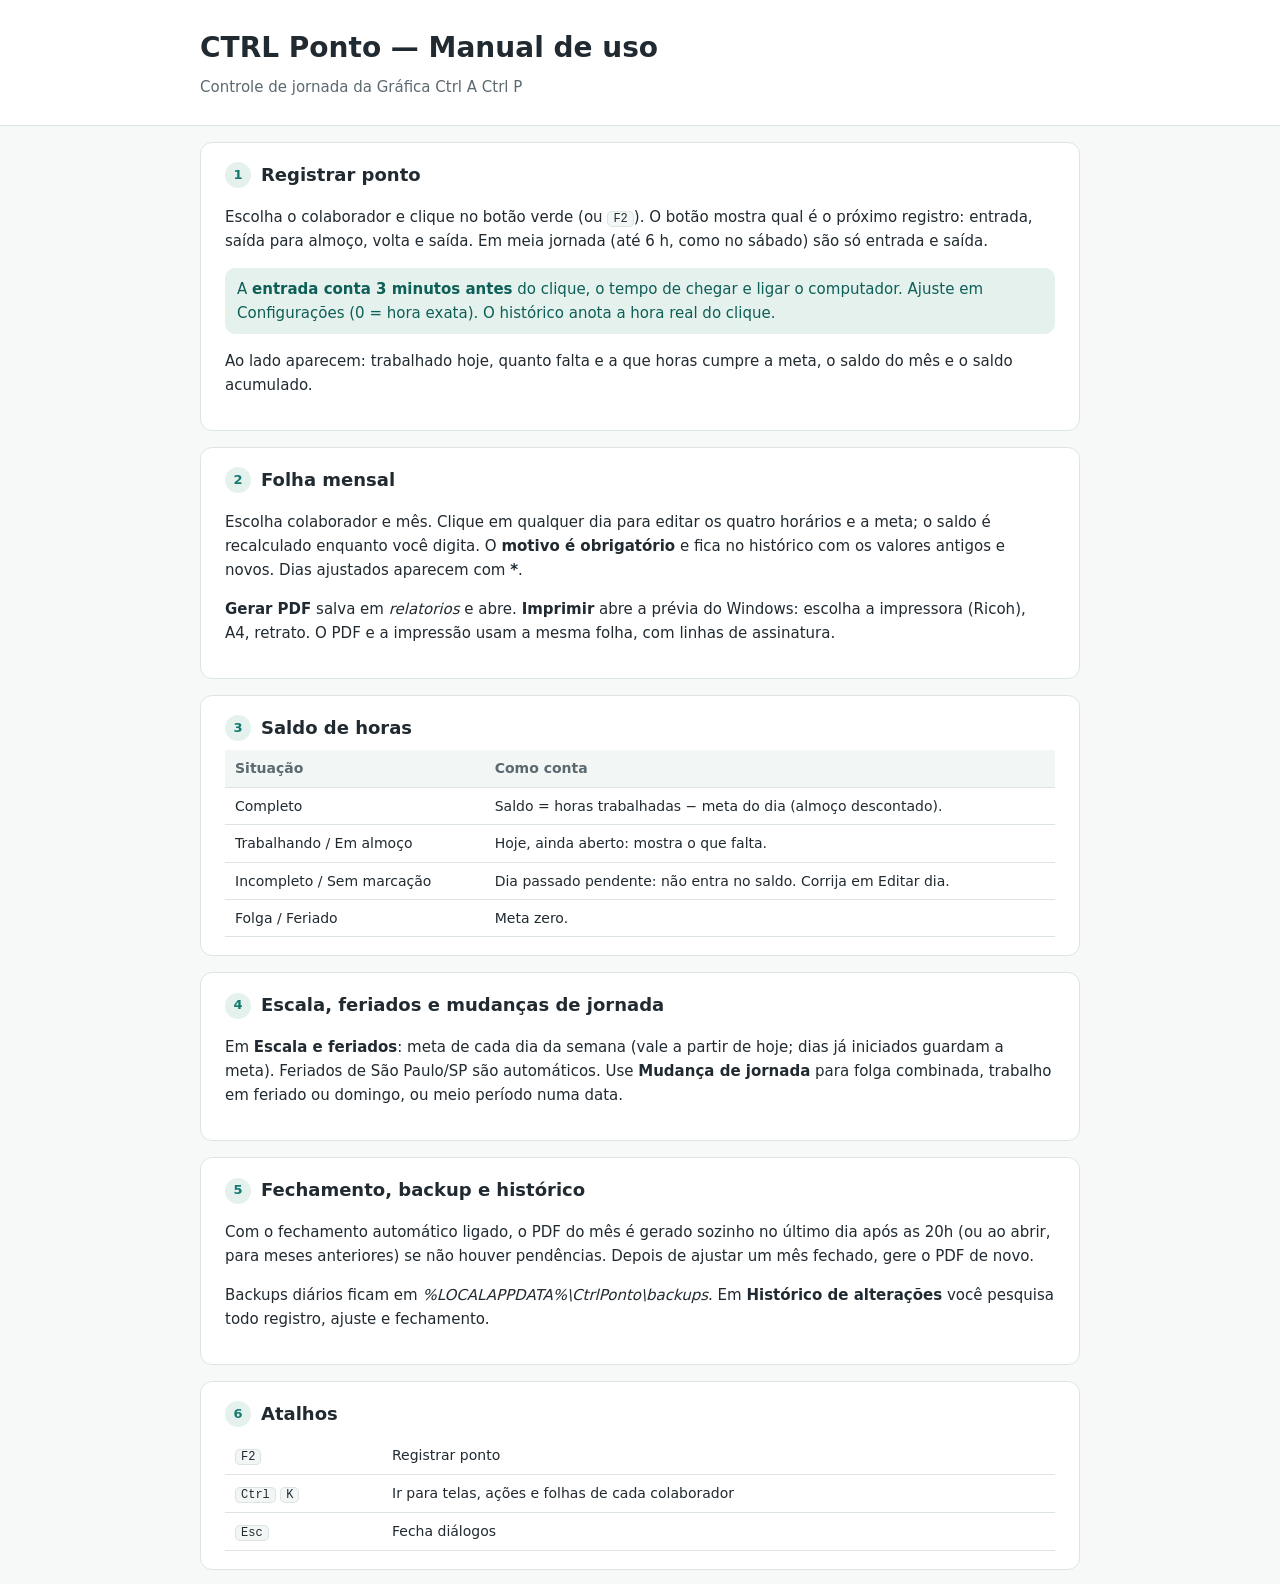
<file: ctrl-ponto/MANUAL.html>
<!DOCTYPE html>
<html lang="pt-BR"><head><meta charset="utf-8"><title>CTRL Ponto • Manual de uso</title>
<style>
:root{--paper:#F7F9F8;--ink:#202A30;--muted:#5B6970;--line:#DCE5E2;--accent:#147A70;--soft:#E4F1ED}
body{margin:0;font-family:"Segoe UI",system-ui,sans-serif;background:var(--paper);color:var(--ink);line-height:1.6;font-size:15px}
header{background:#fff;border-bottom:1px solid var(--line);padding:26px 0}.w{max-width:880px;margin:0 auto;padding:0 26px}
h1{margin:0;font-size:28px;font-weight:600}header p{margin:4px 0 0;color:var(--muted)}
section{background:#fff;border:1px solid var(--line);border-radius:12px;padding:18px 24px;margin:16px 0}
h2{margin:0 0 8px;font-size:18px;font-weight:600;display:flex;gap:10px;align-items:center}
h2 span{width:26px;height:26px;border-radius:13px;background:var(--soft);color:var(--accent);display:grid;place-items:center;font-size:13px;font-weight:700}
table{border-collapse:collapse;width:100%;font-size:14px}th,td{text-align:left;padding:7px 10px;border-bottom:1px solid var(--line)}th{background:#F2F6F5;color:var(--muted);font-weight:600}
.nota{background:var(--soft);color:#0E5F57;border-radius:10px;padding:9px 12px}kbd{background:#F2F6F5;border:1px solid var(--line);border-radius:5px;padding:0 5px;font-size:12px}
</style></head><body>
<header><div class="w"><h1>CTRL Ponto — Manual de uso</h1><p>Controle de jornada da Gráfica Ctrl A Ctrl P</p></div></header>
<div class="w">
<section><h2><span>1</span>Registrar ponto</h2>
<p>Escolha o colaborador e clique no botão verde (ou <kbd>F2</kbd>). O botão mostra qual é o próximo registro: entrada, saída para almoço, volta e saída. Em meia jornada (até 6 h, como no sábado) são só entrada e saída.</p>
<p class="nota">A <b>entrada conta 3 minutos antes</b> do clique, o tempo de chegar e ligar o computador. Ajuste em Configurações (0 = hora exata). O histórico anota a hora real do clique.</p>
<p>Ao lado aparecem: trabalhado hoje, quanto falta e a que horas cumpre a meta, o saldo do mês e o saldo acumulado.</p></section>
<section><h2><span>2</span>Folha mensal</h2>
<p>Escolha colaborador e mês. Clique em qualquer dia para editar os quatro horários e a meta; o saldo é recalculado enquanto você digita. O <b>motivo é obrigatório</b> e fica no histórico com os valores antigos e novos. Dias ajustados aparecem com <b>*</b>.</p>
<p><b>Gerar PDF</b> salva em <i>relatorios</i> e abre. <b>Imprimir</b> abre a prévia do Windows: escolha a impressora (Ricoh), A4, retrato. O PDF e a impressão usam a mesma folha, com linhas de assinatura.</p></section>
<section><h2><span>3</span>Saldo de horas</h2>
<table><tr><th>Situação</th><th>Como conta</th></tr>
<tr><td>Completo</td><td>Saldo = horas trabalhadas − meta do dia (almoço descontado).</td></tr>
<tr><td>Trabalhando / Em almoço</td><td>Hoje, ainda aberto: mostra o que falta.</td></tr>
<tr><td>Incompleto / Sem marcação</td><td>Dia passado pendente: não entra no saldo. Corrija em Editar dia.</td></tr>
<tr><td>Folga / Feriado</td><td>Meta zero.</td></tr></table></section>
<section><h2><span>4</span>Escala, feriados e mudanças de jornada</h2>
<p>Em <b>Escala e feriados</b>: meta de cada dia da semana (vale a partir de hoje; dias já iniciados guardam a meta). Feriados de São Paulo/SP são automáticos. Use <b>Mudança de jornada</b> para folga combinada, trabalho em feriado ou domingo, ou meio período numa data.</p></section>
<section><h2><span>5</span>Fechamento, backup e histórico</h2>
<p>Com o fechamento automático ligado, o PDF do mês é gerado sozinho no último dia após as 20h (ou ao abrir, para meses anteriores) se não houver pendências. Depois de ajustar um mês fechado, gere o PDF de novo.</p>
<p>Backups diários ficam em <i>%LOCALAPPDATA%\CtrlPonto\backups</i>. Em <b>Histórico de alterações</b> você pesquisa todo registro, ajuste e fechamento.</p></section>
<section><h2><span>6</span>Atalhos</h2>
<table><tr><td><kbd>F2</kbd></td><td>Registrar ponto</td></tr><tr><td><kbd>Ctrl</kbd> <kbd>K</kbd></td><td>Ir para telas, ações e folhas de cada colaborador</td></tr><tr><td><kbd>Esc</kbd></td><td>Fecha diálogos</td></tr></table></section>
</div></body></html>
</file>
<file: ctrl-3d/ui/erp.css>
/* ==========================================================================
   Visual compartilhado — igual ao ERP "Ctrl A Ctrl P • Gestão da Gráfica" (Y:\Codigo-fonte).
   Fonte das medidas e cores: Wpf/Interface/ThemeManager.cs, Wpf/App.xaml,
   Wpf/Interface/Componentes/Componentes.xaml e docs/ui-padrao.md.
   Usado pelo CTRL 3D e pelo CTRL Ponto. Altere aqui para mudar os dois.
   Regra do ERP: cores escuras (danger, warning, info, accent-ink) no TEXTO;
   cores vivas (c-*) em filetes, ícones e barras.
   ========================================================================== */
:root {
  color-scheme: light;
  --paper: #F7F9F8; --surface: #FFFFFF; --surface-alt: #F2F6F5; --hover: #F2F6F5; --selected: #D6EBE5;
  --ink: #202A30; --muted: #5B6970; --line: #DCE5E2; --soft-btn: #EEF2F1;
  --accent: #147A70; --accent-ink: #0E5F57; --accent-soft: #E4F1ED; --on-accent: #FFFFFF;
  --danger: #B54436; --danger-soft: #FDECE9; --warning: #8A5A12; --warning-soft: #FFF4E1;
  --info: #1C6480; --info-soft: #E3F1F6;
  --c-info: #2563EB; --c-warn: #D59621; --c-danger: #D94848; --c-ok: #27966B; --c-violet: #7C5CD6;
  --k-ped: #1F7BBF; --k-ped-ink: #185F94; --k-ped-soft: #E6F2FB; --wa: #128C7E;
  --focus: rgba(20, 122, 112, .33); --scrim: rgba(32, 42, 48, .42);
  --shadow: 0 6px 24px rgba(32, 42, 48, .08);
  --raio: 12px;
}
@media (prefers-color-scheme: dark) {
  :root {
    color-scheme: dark;
    --paper: #121618; --surface: #1B2124; --surface-alt: #232B2F; --hover: #263034; --selected: #1F4842;
    --ink: #E6ECEA; --muted: #9AA8AE; --line: #313C40; --soft-btn: #283236;
    --accent: #2A9D90; --accent-ink: #6FD0C4; --accent-soft: #18352F; --on-accent: #06201C;
    --danger: #E57366; --danger-soft: #3A2321; --warning: #E0A955; --warning-soft: #3A2E1A;
    --info: #6CB8D6; --info-soft: #16303A;
    --c-info: #6C9BFF; --c-warn: #E7B04A; --c-danger: #F07A72; --c-ok: #4FC08F; --c-violet: #A58BFF;
    --k-ped: #6CB8EE; --k-ped-ink: #8CCBF5; --k-ped-soft: #16303F; --wa: #3DBFA9;
    --focus: rgba(42, 157, 144, .4); --scrim: rgba(0, 0, 0, .6);
    --shadow: 0 6px 24px rgba(0, 0, 0, .45);
  }
}

* { box-sizing: border-box; margin: 0; padding: 0; }
[hidden] { display: none !important; }
html, body { height: 100%; }
body {
  font-family: "Segoe UI", system-ui, sans-serif; font-size: 14px; line-height: 1.45;
  background: var(--paper); color: var(--ink); display: flex; overflow: hidden; user-select: none;
}
input, select, textarea, button { font: inherit; color: inherit; }
input, textarea { user-select: text; }
b, strong { font-weight: 600; }
svg { flex: none; }
::selection { background: var(--accent); color: var(--on-accent); }
:focus-visible { outline: 3px solid var(--focus); outline-offset: 2px; }
::-webkit-scrollbar { width: 12px; height: 12px; }
::-webkit-scrollbar-thumb { background: var(--line); border-radius: 10px; border: 3px solid var(--paper); }
::-webkit-scrollbar-thumb:hover { background: var(--muted); }
@media (prefers-reduced-motion: reduce) { *, *::before { animation: none !important; transition: none !important; } }

/* ---------------- menu lateral (232 px, superfície, borda à direita) */
.lateral {
  width: 232px; flex: none; background: var(--surface); border-right: 1px solid var(--line);
  display: flex; flex-direction: column; padding: 10px 14px 8px;
}
.lateral .logo { height: 58px; max-width: 100%; object-fit: contain; display: block; margin: 0 auto 6px; }
.nav { display: flex; flex-direction: column; overflow-y: auto; flex: 1; min-height: 0; }
.eyebrow-nav { font-size: 11px; font-weight: 600; color: var(--muted); margin: 13px 0 5px 10px; letter-spacing: .02em; }
.nav button, .nav-item {
  display: flex; align-items: center; gap: 8px; border: 0; background: transparent; cursor: pointer;
  padding: 5px 10px; min-height: 32px; margin-bottom: 1px; border-radius: 8px; font-size: 14px; color: var(--ink);
  position: relative; text-align: left; width: 100%;
}
.nav button svg, .nav-item svg { width: 19px; height: 19px; color: var(--accent); }
.nav button.fin svg { color: var(--c-info); }
.nav button:hover, .nav-item:hover { background: var(--hover); }
.nav button.ativo, .nav-item.ativo { background: var(--accent-soft); color: var(--accent-ink); font-weight: 600; }
.nav button.ativo::before, .nav-item.ativo::before {
  content: ""; position: absolute; left: 0; top: 6px; bottom: 6px; width: 3px; border-radius: 2px; background: var(--accent);
}
.nav .badge {
  margin-left: auto; background: var(--accent); color: var(--on-accent); font-size: 11px; font-weight: 700;
  min-width: 20px; text-align: center; padding: 0 6px; border-radius: 10px; line-height: 18px;
}
.lateral .rodape { border-top: 1px solid var(--line); margin-top: 6px; padding-top: 6px; }
.lateral .ambiente { font-size: 11px; color: var(--muted); margin: 6px 4px 0 10px; line-height: 1.4; }

/* ---------------- barra superior + área de conteúdo */
.app { flex: 1; min-width: 0; display: flex; flex-direction: column; }
.topbar {
  background: var(--surface); border-bottom: 1px solid var(--line); padding: 8px 14px 8px 18px;
  display: flex; align-items: center; gap: 8px; flex: none;
}
.comando {
  height: 40px; flex: 1; max-width: 440px; display: flex; align-items: center; gap: 10px; cursor: pointer;
  background: var(--surface-alt); border: 1px solid var(--line); border-radius: 10px; padding: 0 8px 0 14px;
  color: var(--muted); text-align: left;
}
.comando:hover { background: var(--surface); border-color: var(--accent); }
.comando svg { width: 17px; height: 17px; }
.comando .txt { flex: 1; white-space: nowrap; overflow: hidden; text-overflow: ellipsis; }
.kbd {
  background: var(--surface-alt); border: 1px solid var(--line); border-bottom-width: 2px; border-radius: 5px;
  padding: 0 5px; margin: 0 2px; font-size: 11px; font-weight: 600; color: var(--muted); line-height: 18px;
}
.topbar .espaco { flex: 1; }
.chip-topo {
  height: 40px; display: inline-flex; align-items: center; gap: 8px; padding: 0 14px; border-radius: 20px;
  border: 1px solid var(--line); background: transparent; cursor: pointer; font-size: 13px; color: var(--ink);
}
.chip-topo:hover { background: var(--hover); }
.chip-topo .ponto { width: 9px; height: 9px; border-radius: 50%; background: var(--muted); }
.chip-topo .ponto.ok { background: var(--c-ok); } .chip-topo .ponto.warn { background: var(--c-warn); }
main { flex: 1; overflow-y: auto; overflow-x: hidden; padding: 16px 22px 32px; }
.pagina { display: none; animation: entra .2s ease-out; }
.pagina.ativa { display: block; }
@keyframes entra { from { opacity: 0; transform: translateY(6px); } to { opacity: 1; transform: none; } }
.topo { display: flex; align-items: flex-start; justify-content: space-between; gap: 16px; margin-bottom: 14px; }
.topo h1 { font-family: "Segoe UI Semibold", "Segoe UI", sans-serif; font-weight: 600; font-size: 26px; line-height: 1.25; }
.topo p { color: var(--muted); font-size: 12.5px; margin-top: 3px; }
.topo .acoes-topo { display: flex; gap: 8px; align-items: center; flex-wrap: wrap; }

/* ---------------- cartões (raio 12, borda 1 px, padding 20) */
.card { background: var(--surface); border: 1px solid var(--line); border-radius: var(--raio); padding: 16px 18px; margin-bottom: 12px; }
.card.sem-pad { padding: 0; overflow: hidden; }
.card h2 {
  font-family: "Segoe UI Semibold", "Segoe UI", sans-serif; font-weight: 600; font-size: 17px;
  display: flex; align-items: center; gap: 10px; margin-bottom: 12px;
}
.card h2 small { font-family: "Segoe UI", sans-serif; font-weight: 400; color: var(--muted); font-size: 12.5px; }
.card h2 .dir { margin-left: auto; }
/* número da seção (SectionCard): círculo 26 px suave com o número na cor da marca */
h2 .num, .num-secao {
  width: 26px; height: 26px; border-radius: 13px; display: inline-grid; place-items: center; flex: none;
  background: var(--accent-soft); color: var(--accent); font-size: 13px; font-weight: 700; font-family: "Segoe UI", sans-serif;
}
.card-titulo { display: flex; align-items: center; justify-content: space-between; gap: 10px; padding: 10px 16px; border-bottom: 1px solid var(--line); }
.card-titulo h2 { margin: 0; }

/* ---------------- campos (40 px, raio 8, foco com borda + anel) */
.grade { display: grid; grid-template-columns: repeat(var(--cols, 2), minmax(0, 1fr)); gap: 12px 16px; }
.campo label { display: block; font-size: 12.8px; font-weight: 600; margin-bottom: 5px; color: var(--ink); }
.campo .dica { font-size: 12.5px; color: var(--muted); margin-top: 4px; line-height: 1.4; }
.junto { display: flex; align-items: center; gap: 8px; }
.junto .uni { color: var(--muted); font-size: 12.5px; white-space: nowrap; }
.inp, select.inp, textarea.inp {
  height: 40px; width: 100%; border: 1px solid var(--line); border-radius: 8px; background: var(--surface);
  padding: 0 11px; outline: none; color: var(--ink); transition: border-color .15s, box-shadow .15s;
}
textarea.inp { height: auto; min-height: 80px; padding: 9px 11px; resize: vertical; }
.inp::placeholder { color: var(--muted); opacity: .75; }
.inp:hover { border-color: var(--muted); }
.inp:focus { border-color: var(--accent); box-shadow: 0 0 0 3px var(--focus); }
.inp.erro { border-color: var(--danger); }
.inp.p { width: 76px; } .inp.m { width: 110px; }
select.inp {
  appearance: none; cursor: pointer; padding-right: 34px;
  background-image: url("data:image/svg+xml,%3Csvg xmlns='http://www.w3.org/2000/svg' width='12' height='8' viewBox='0 0 12 8'%3E%3Cpath d='M1 1.5l5 5 5-5' fill='none' stroke='%235B6970' stroke-width='1.8' stroke-linecap='round' stroke-linejoin='round'/%3E%3C/svg%3E");
  background-repeat: no-repeat; background-position: right 12px center;
}
select.inp option { background: var(--surface); color: var(--ink); }
.chk { display: inline-flex; align-items: center; gap: 8px; cursor: pointer; color: var(--ink); }
.chk input { width: 18px; height: 18px; accent-color: var(--accent); }
/* interruptor (Switch do ERP) */
.switch { display: inline-flex; align-items: center; gap: 10px; cursor: pointer; }
.switch input { appearance: none; width: 42px; height: 24px; border-radius: 12px; background: var(--line); position: relative; cursor: pointer; transition: background .15s; flex: none; }
.switch input::after { content: ""; position: absolute; left: 3px; top: 3px; width: 18px; height: 18px; border-radius: 50%; background: #fff; box-shadow: 0 1px 3px rgba(0,0,0,.25); transition: left .15s; }
.switch input:checked { background: var(--accent); }
.switch input:checked::after { left: 21px; }

/* ---------------- botões (Primary 40 px semibold; Soft = superfície + borda; um principal por área) */
.btn {
  min-height: 40px; padding: 8px 16px; border-radius: 10px; border: 1px solid transparent; cursor: pointer; font-weight: 600;
  display: inline-flex; align-items: center; justify-content: center; gap: 8px; white-space: nowrap;
  background: var(--accent); color: var(--on-accent); transition: background .15s, border-color .15s;
}
.btn svg { width: 18px; height: 18px; }
.btn:hover { background: var(--accent-ink); }
.btn:active { transform: translateY(1px); }
.btn:disabled { opacity: .45; cursor: default; }
.btn.soft { background: var(--surface); color: var(--ink); border-color: var(--line); min-height: 38px; padding: 7px 14px; }
.btn.soft:hover { background: var(--surface); border-color: var(--accent); }
.btn.quiet { background: transparent; color: var(--ink); }
.btn.quiet:hover { background: var(--surface-alt); }
.btn.perigo { background: var(--danger-soft); color: var(--danger); min-height: 38px; }
.btn.perigo:hover { background: var(--danger-soft); border-color: var(--danger); }
.btn.perigo-forte { background: var(--danger); color: #fff; }
.btn.zap { background: var(--wa); color: #fff; border-radius: 18px; }
.btn.zap:hover { background: var(--wa); opacity: .9; }
.btn.peq { min-height: 32px; padding: 4px 10px; font-size: 13px; border-radius: 8px; }
.btn.grande { min-height: 46px; padding: 8px 24px; font-size: 15px; }
.icone {
  width: 40px; height: 40px; border-radius: 10px; border: 0; background: transparent; cursor: pointer;
  display: inline-grid; place-items: center; color: var(--ink); transition: background .15s;
}
.icone.p { width: 32px; height: 32px; }
.icone svg { width: 18px; height: 18px; }
.icone:hover { background: var(--hover); }
.icone.del:hover { background: var(--danger-soft); color: var(--danger); }
.tabela .icone { width: 32px; height: 32px; border-radius: 8px; color: var(--muted); }
.tabela .icone:hover { color: var(--ink); }
.tabela .icone.del:hover { color: var(--danger); }
.tabela td.fim { padding-top: 2px; padding-bottom: 2px; }
.tabela td.fim > * { vertical-align: middle; }
.tabela td.fim .btn { margin-right: 4px; }
.link { background: none; border: 0; color: var(--accent); font-weight: 600; cursor: pointer; font-size: 13px; }
.link:hover { text-decoration: underline; }

/* ---------------- avisos em linha (Note / NoteCalm) */
.nota-calma, .nota-aviso, .nota-perigo, .nota-info { border-radius: 10px; padding: 9px 12px; font-size: 13px; line-height: 1.5; }
.nota-calma { background: var(--accent-soft); color: var(--accent-ink); }
.nota-aviso { background: var(--warning-soft); color: var(--warning); }
.nota-perigo { background: var(--danger-soft); color: var(--danger); font-weight: 600; }
.nota-info { background: var(--info-soft); color: var(--info); }
.nota { color: var(--muted); font-size: 12.5px; }
.mut { color: var(--muted); }

/* ---------------- etiquetas de status (StatusTag: raio 6, 24 px, 12 semibold) e chips */
.tag { display: inline-flex; align-items: center; gap: 5px; height: 24px; padding: 0 8px; border-radius: 6px; font-size: 12px; font-weight: 600; white-space: nowrap; }
.tag.ok { background: var(--accent-soft); color: var(--accent-ink); }
.tag.warn, .tag.baixo { background: var(--warning-soft); color: var(--warning); }
.tag.danger { background: var(--danger-soft); color: var(--danger); }
.tag.info { background: var(--info-soft); color: var(--info); }
.tag.violet { background: color-mix(in srgb, var(--c-violet) 13%, var(--surface)); color: var(--c-violet); }
.tag.neutral { background: var(--surface-alt); color: var(--muted); }
.chip {
  display: inline-flex; align-items: center; height: 34px; padding: 0 12px; border-radius: 17px; border: 1px solid var(--line);
  background: var(--surface); font-size: 13.4px; font-weight: 600; cursor: pointer;
}
.chip:hover { border-color: var(--accent); }
.chip.on { background: var(--accent-soft); border-color: var(--accent); }
.segmentado { display: inline-flex; background: var(--surface-alt); border-radius: 10px; padding: 3px; gap: 2px; }
.segmentado button { height: 34px; padding: 0 12px; border: 0; border-radius: 8px; background: transparent; color: var(--muted); font-weight: 600; cursor: pointer; }
.segmentado button:hover { color: var(--ink); }
.segmentado button.on { background: var(--surface); color: var(--ink); box-shadow: 0 1px 3px rgba(0,0,0,.14); }

/* ---------------- indicadores (KpiCard: faixa de cor no topo, rótulo, valor, dica) */
.kpis { display: grid; grid-template-columns: repeat(var(--n, 4), minmax(0, 1fr)); gap: 10px; margin-bottom: 12px; }
.kpi { position: relative; padding-top: 4px; min-width: 0; }
.kpi::before { content: ""; position: absolute; left: 0; right: 0; top: 0; height: 16px; border-radius: 12px 12px 0 0; background: var(--faixa, var(--accent)); }
.kpi > div { position: relative; background: var(--surface); border: 1px solid var(--line); border-radius: 12px; padding: 12px 16px; height: 100%; }
.kpi small { display: block; font-size: 12.8px; color: var(--muted); white-space: nowrap; overflow: hidden; text-overflow: ellipsis; }
.kpi .v { font-size: 23px; font-weight: 600; margin-top: 4px; white-space: nowrap; overflow: hidden; text-overflow: ellipsis; font-variant-numeric: tabular-nums; }
.kpi .s { font-size: 12.5px; color: var(--muted); margin-top: 3px; white-space: nowrap; overflow: hidden; text-overflow: ellipsis; }
.kpi.heroi .v { font-size: 30px; }
.kpi.ok { --faixa: var(--c-ok); } .kpi.info { --faixa: var(--c-info); } .kpi.warn { --faixa: var(--c-warn); }
.kpi.violet { --faixa: var(--c-violet); } .kpi.danger { --faixa: var(--c-danger); } .kpi.marca { --faixa: var(--accent); }

/* ---------------- tabelas (DataGrid do ERP: cabeçalho SurfaceAlt 12.5 semibold, linhas 40 px) */
.tabela { width: 100%; border-collapse: separate; border-spacing: 0; }
.tabela th {
  text-align: left; font-size: 12.5px; font-weight: 600; color: var(--muted); background: var(--surface-alt);
  padding: 0 12px; height: 38px; border-bottom: 1px solid var(--line); white-space: nowrap;
}
.tabela td { padding: 6px 12px; height: 40px; border-bottom: 1px solid var(--line); vertical-align: middle; }
.tabela tr:last-child td { border-bottom: 0; }
.tabela tbody tr:hover { background: var(--hover); }
.tabela .num, .tabela .money { text-align: right; font-variant-numeric: tabular-nums; white-space: nowrap; }
.tabela .cen { text-align: center; }
.tabela .fim { text-align: right; white-space: nowrap; }
.tabela .mut { color: var(--muted); }
.tabela .forte { font-weight: 600; }
.tabela .neg { color: var(--danger); }
.card.tab { padding: 0; overflow: hidden; }

/* ---------------- estado vazio */
.vazio-tab { text-align: center; color: var(--muted); padding: 36px 16px; font-size: 13px; }
.vazio-tab svg { width: 34px; height: 34px; display: block; margin: 0 auto 10px; color: var(--muted); }
.vazio-tab b { display: block; color: var(--ink); font-size: 15px; margin-bottom: 4px; }

/* ---------------- toast (confirmação rápida) */
#toasts { position: fixed; left: 50%; bottom: 24px; transform: translateX(-50%); display: flex; flex-direction: column; align-items: center; gap: 8px; z-index: 200; }
.toast {
  background: #1F2A2E; color: #fff; padding: 12px 18px; border-radius: 12px; box-shadow: 0 8px 24px rgba(0,0,0,.2);
  font-size: 13.5px; max-width: min(92vw, 460px); display: flex; gap: 10px; align-items: center; animation: sobe .2s ease-out;
}
.toast::before { content: ""; width: 8px; height: 8px; border-radius: 50%; background: var(--c-info); flex: none; }
.toast.ok::before { background: #4FC08F; } .toast.erro::before { background: #F07A72; } .toast.aviso::before { background: #E7B04A; }
@keyframes sobe { from { opacity: 0; transform: translateY(8px); } }

/* ---------------- diálogo central (DialogFrame: faixa de 5 px, título 22, rodapé com Cancelar + ação) */
#modal-fundo { position: fixed; inset: 0; background: var(--scrim); display: none; align-items: center; justify-content: center; z-index: 150; }
#modal-fundo.on { display: flex; }
.modal { background: var(--surface); border-radius: 14px; width: 440px; max-width: 92vw; box-shadow: 0 24px 60px rgba(0,0,0,.28); overflow: hidden; animation: entra .15s ease-out; }
.modal .m-cab {
  position: relative; padding: 21px 24px 16px; border-bottom: 1px solid var(--line);
  background: linear-gradient(115deg, color-mix(in srgb, var(--m-cor, var(--accent)) 14%, var(--surface)) 0, var(--surface) 75%);
}
.modal .m-cab::before { content: ""; position: absolute; left: 0; right: 0; top: 0; height: 5px; background: var(--m-cor, var(--accent)); }
.modal h3 { font-family: "Segoe UI Semibold", "Segoe UI", sans-serif; font-weight: 600; font-size: 22px; }
.modal .m-corpo { padding: 18px 24px; }
.modal p { color: var(--ink); line-height: 1.55; white-space: pre-line; }
.modal .inp { margin-top: 12px; }
.modal .bts { display: flex; justify-content: flex-end; gap: 8px; padding: 12px 24px; border-top: 1px solid var(--line); }
.modal.perigo { --m-cor: var(--danger); }

/* ---------------- paleta de comandos (Ctrl+K) */
#paleta-fundo { position: fixed; inset: 0; background: var(--scrim); display: none; justify-content: center; align-items: flex-start; padding-top: 12vh; z-index: 160; }
#paleta-fundo.on { display: flex; }
.paleta { width: 560px; max-width: 92vw; background: var(--surface); border-radius: 14px; box-shadow: 0 24px 60px rgba(0,0,0,.28); overflow: hidden; animation: entra .12s ease-out; }
.paleta input { width: 100%; height: 52px; border: 0; border-bottom: 1px solid var(--line); padding: 0 18px; font-size: 15px; outline: none; background: var(--surface); color: var(--ink); }
.paleta .itens { max-height: 50vh; overflow-y: auto; padding: 6px; }
.paleta .it { display: flex; align-items: center; gap: 10px; padding: 9px 12px; border-radius: 8px; cursor: pointer; }
.paleta .it svg { width: 18px; height: 18px; color: var(--accent); }
.paleta .it small { margin-left: auto; color: var(--muted); }
.paleta .it.sel, .paleta .it:hover { background: var(--accent-soft); color: var(--accent-ink); }
.paleta .grupo { font-size: 11px; font-weight: 600; color: var(--muted); padding: 8px 12px 4px; }

#carregando { position: fixed; inset: 0; background: var(--paper); display: grid; place-items: center; z-index: 300; transition: opacity .25s; }
#carregando img { height: 90px; }
</file>
<file: ctrl-3d/ui/style.css>
/* CTRL 3D — telas próprias. O visual base (cores, botões, menu, tabelas) vem de erp.css, igual ao ERP. */

/* nomes antigos de cor usados no HTML/JS → cores do ERP */
:root {
  --cy: var(--c-info); --mg: var(--c-violet); --ye: var(--c-warn); --bk: var(--accent); --verde: var(--c-ok); --verm: var(--danger);
  --txt: var(--ink); --txt2: var(--muted); --mut: var(--muted); --linha: var(--line); --borda: var(--line); --bg: var(--paper); --card: var(--surface);
}
.cmyk { display: none; }

/* variações de botão antigas → padrão do ERP (um principal por área; o resto "soft") */
.btn.mg, .btn.verde { background: var(--accent); color: var(--on-accent); }
.btn.cy, .btn.amarelo, .btn.claro { background: var(--surface); color: var(--ink); border-color: var(--line); }
.btn.cy:hover, .btn.amarelo:hover, .btn.claro:hover { background: var(--surface); border-color: var(--accent); }
.btn.verm { background: var(--danger-soft); color: var(--danger); }
.btn.verm:hover { background: var(--danger-soft); border-color: var(--danger); }
.btn.bloco { width: 100%; }

/* cartões de indicador antigos (.tile) no formato KpiCard */
.tile {
  background: var(--surface); border: 1px solid var(--line); border-top: 4px solid var(--faixa, var(--accent));
  border-radius: 12px; padding: 10px 16px 12px; color: var(--ink); min-width: 0;
}
.tile small { display: block; font-size: 12.8px; color: var(--muted); white-space: nowrap; overflow: hidden; text-overflow: ellipsis; }
.tile .v { font-size: 23px; font-weight: 600; margin-top: 4px; white-space: nowrap; overflow: hidden; text-overflow: ellipsis; font-variant-numeric: tabular-nums; }
.tile .s { font-size: 12.5px; color: var(--muted); margin-top: 3px; white-space: nowrap; overflow: hidden; text-overflow: ellipsis; }
.tile.cy { --faixa: var(--c-info); } .tile.mg { --faixa: var(--c-violet); } .tile.bk { --faixa: var(--accent); }
.tile.ye { --faixa: var(--c-warn); } .tile.verde { --faixa: var(--c-ok); }
.hero .tile.bk .v { color: var(--accent); }
.tile .v.neg { color: var(--danger); }
.hero { display: grid; grid-template-columns: repeat(3, 1fr); gap: 10px; margin-bottom: 12px; }
.tiles { display: grid; grid-template-columns: repeat(4, 1fr); gap: 10px; margin-bottom: 12px; }
.dois { display: grid; grid-template-columns: 1fr 1fr; gap: 12px; }
.lista-simples .ln { display: flex; justify-content: space-between; padding: 9px 0; border-bottom: 1px solid var(--line); }
.lista-simples .ln:last-child { border-bottom: 0; }

/* rodapé do menu */
.lateral .ajuda { display: flex; align-items: center; gap: 8px; width: 100%; color: var(--ink); font-weight: 400; font-size: 14px; padding: 5px 10px; border-radius: 8px; min-height: 32px; text-decoration: none; }
.lateral .ajuda:hover { background: var(--hover); text-decoration: none; }
.lateral .ajuda svg { width: 19px; height: 19px; color: var(--accent); }

/* ---------------- seletor de rolo (lista com a cor) */
.picker { position: relative; flex: 1; min-width: 0; }
.picker > button {
  width: 100%; height: 40px; border: 1px solid var(--line); border-radius: 8px; background: var(--surface); color: var(--ink);
  display: flex; align-items: center; gap: 10px; padding: 0 34px 0 11px; cursor: pointer; text-align: left; position: relative;
}
.picker > button::after {
  content: ""; position: absolute; right: 12px; top: 50%; width: 12px; height: 8px; margin-top: -4px;
  background: url("data:image/svg+xml,%3Csvg xmlns='http://www.w3.org/2000/svg' width='12' height='8' viewBox='0 0 12 8'%3E%3Cpath d='M1 1.5l5 5 5-5' fill='none' stroke='%235B6970' stroke-width='1.8' stroke-linecap='round' stroke-linejoin='round'/%3E%3C/svg%3E") no-repeat;
}
.picker > button:hover { border-color: var(--muted); }
.picker.aberto > button { border-color: var(--accent); box-shadow: 0 0 0 3px var(--focus); }
.picker .nome { flex: 1; min-width: 0; white-space: nowrap; overflow: hidden; text-overflow: ellipsis; }
.picker .det { color: var(--muted); font-size: 12px; white-space: nowrap; }
.lista {
  position: absolute; z-index: 50; left: 0; right: 0; top: 44px; background: var(--surface); border: 1px solid var(--line);
  border-radius: 12px; box-shadow: var(--shadow); padding: 6px; max-height: 300px; overflow-y: auto; display: none;
}
.picker.aberto .lista { display: block; animation: entra .12s ease-out; }
.lista .op { display: flex; align-items: center; gap: 10px; padding: 8px 10px; border-radius: 8px; cursor: pointer; }
.lista .op:hover { background: var(--hover); }
.lista .op.sel { background: var(--accent-soft); color: var(--accent-ink); }
.lista .op .det { margin-left: auto; }
.lista .vazio { padding: 10px; color: var(--muted); font-size: 12.5px; }
.lista .rodape-lista { border-top: 1px solid var(--line); margin-top: 4px; padding: 8px 10px 4px; }
.dot { width: 16px; height: 16px; border-radius: 50%; flex: none; background: var(--c, #ccc); box-shadow: inset 0 0 0 1px rgba(0,0,0,.15); }
.dot.listrado { background: repeating-linear-gradient(45deg, var(--line) 0 4px, var(--surface-alt) 4px 8px); }
input[type=color].cor { width: 40px; height: 40px; border: 1px solid var(--line); border-radius: 8px; padding: 4px; background: var(--surface); cursor: pointer; }
input[type=color].cor::-webkit-color-swatch-wrapper { padding: 0; }
input[type=color].cor::-webkit-color-swatch { border: 0; border-radius: 5px; }

/* ---------------- calculadora em etapas */
.passos {
  display: flex; align-items: center; gap: 10px; background: var(--surface); border: 1px solid var(--line);
  border-radius: 12px; padding: 8px 12px; margin-bottom: 12px;
}
.passos > i { flex: 1; height: 2px; background: var(--line); border-radius: 2px; min-width: 16px; }
.passos > i.feito { background: var(--accent); }
.passos button { display: flex; align-items: center; gap: 10px; border: 0; background: none; cursor: pointer; text-align: left; padding: 6px 10px; border-radius: 10px; color: var(--muted); }
.passos button:hover { background: var(--hover); }
.passos .b { width: 26px; height: 26px; border-radius: 13px; display: grid; place-items: center; font-weight: 700; font-size: 13px; background: var(--accent-soft); color: var(--accent); flex: none; }
.passos b { display: block; font-size: 14px; color: var(--ink); font-weight: 600; }
.passos small { font-size: 12px; }
.passos button.feito .b { background: var(--accent); color: var(--on-accent); }
.passos button.ativo { background: var(--accent-soft); }
.passos button.ativo .b { background: var(--accent); color: var(--on-accent); box-shadow: 0 0 0 3px var(--focus); }
.passos button.ativo b { color: var(--accent-ink); }
.etapa { display: none; max-width: 920px; margin: 0 auto; animation: entra .2s ease-out; }
.etapa.ativa { display: block; }
.etapa[data-e="4"] { max-width: none; }
.inp.grande { height: 46px; font-size: 20px; font-weight: 600; width: 140px; }
.catalogo-rapido { display: flex; align-items: center; gap: 12px; background: var(--surface-alt); border-radius: 10px; padding: 8px 12px; margin-bottom: 12px; font-weight: 600; }
.catalogo-rapido svg { width: 19px; height: 19px; color: var(--accent); }
.catalogo-rapido select { flex: 1; }
.navegar {
  position: sticky; bottom: -32px; margin: 14px -22px -32px; padding: 12px 22px; background: var(--surface);
  border-top: 1px solid var(--line); display: flex; align-items: center; gap: 12px; z-index: 20;
}
.navegar .btn { min-height: 46px; padding: 8px 24px; font-size: 15px; }
.navegar #nav-voltar { background: var(--surface); color: var(--ink); border-color: var(--line); }
.navegar #nav-voltar:hover { border-color: var(--accent); }
.ao-vivo { flex: 1; display: flex; justify-content: center; gap: 8px; flex-wrap: wrap; }
.ao-vivo span { background: var(--surface-alt); border: 1px solid var(--line); border-radius: 17px; padding: 6px 12px; font-size: 13px; color: var(--muted); white-space: nowrap; }
.ao-vivo b { color: var(--ink); font-variant-numeric: tabular-nums; }
.resumo { display: grid; grid-template-columns: minmax(0, 1fr) minmax(380px, .9fr); gap: 14px; align-items: start; }
.cabeca { display: flex; align-items: center; gap: 16px; padding: 14px 16px; }
.cabeca h2 { font-size: 20px; margin: 0; }
.cabeca small { font-size: 11px; font-weight: 600; color: var(--accent); letter-spacing: .08em; }
.foto-p { width: 84px; height: 64px; border-radius: 10px; background: var(--surface-alt) center/contain no-repeat; flex: none; border: 1px solid var(--line); }
body:not(.modo-pessoal) .so-pessoal { display: none !important; }
body.modo-pessoal .so-venda { display: none !important; }

/* área de soltar o arquivo */
.soltar {
  border: 2px dashed color-mix(in srgb, var(--accent) 45%, var(--line)); background: var(--accent-soft); border-radius: 12px;
  padding: 18px; text-align: center; cursor: pointer; color: var(--accent-ink); transition: border-color .15s, background .15s;
}
.soltar:hover { border-color: var(--accent); background: color-mix(in srgb, var(--accent-soft) 70%, var(--surface)); }
.soltar svg { width: 26px; height: 26px; }
.soltar b { display: block; font-size: 14.5px; margin-top: 4px; }
.soltar span { font-size: 12.5px; color: var(--muted); }
.importado { display: none; align-items: center; gap: 10px; background: var(--accent-soft); color: var(--accent-ink); border-radius: 10px; padding: 9px 12px; font-size: 13px; margin-top: 8px; }
.importado.on { display: flex; }
.importado svg { width: 18px; height: 18px; }
.foto { width: 168px; flex: none; border-radius: 12px; background: var(--surface-alt); border: 1px solid var(--line); display: flex; flex-direction: column; align-items: center; justify-content: center; overflow: hidden; position: relative; }
.foto img { width: 100%; height: 100%; object-fit: contain; padding: 6px; }
.foto[hidden] { display: none; }
.selo-tam {
  position: absolute; left: 8px; right: 8px; bottom: 8px; background: color-mix(in srgb, var(--surface) 92%, transparent);
  border: 1px solid var(--line); color: var(--ink); border-radius: 8px; padding: 4px 8px; font-size: 12px; font-weight: 600; text-align: center; line-height: 1.3;
}
.selo-tam small { display: block; color: var(--muted); font-size: 10px; font-weight: 600; }
.selo-tam[hidden], .tam-linha[hidden] { display: none; }
.tam-linha { display: inline-flex; align-items: center; gap: 8px; background: var(--surface-alt); border: 1px solid var(--line); border-radius: 8px; padding: 5px 10px; font-weight: 600; font-size: 13px; margin-top: 8px; }
.tam-linha small { color: var(--muted); font-size: 11px; font-weight: 600; }
.faixa-pessoal { background: var(--accent-soft); color: var(--accent-ink); border-radius: 10px; padding: 10px 14px; margin-bottom: 12px; }
.faixa-pessoal[hidden] { display: none; }
.mini { width: 52px; height: 40px; border-radius: 8px; background: var(--surface-alt); object-fit: contain; vertical-align: middle; margin-right: 10px; border: 1px solid var(--line); }
.mini.vazia { display: inline-grid; place-items: center; color: var(--muted); font-size: 18px; }
.cores { display: flex; flex-direction: column; gap: 8px; margin: 6px 0 10px; }
.cor-linha { display: flex; align-items: center; gap: 10px; }
.cor-linha .n { width: 28px; height: 28px; border-radius: 50%; display: grid; place-items: center; font-weight: 700; font-size: 13px; flex: none; background: var(--c); color: var(--t, #fff); box-shadow: inset 0 0 0 1px rgba(0,0,0,.12); }
.cor-linha .inp { width: 90px; flex: none; }
.secao-tit { display: flex; align-items: center; justify-content: space-between; margin-top: 16px; }
.secao-tit label { font-size: 12.8px; font-weight: 600; }
.mais { margin-top: 14px; border-top: 1px solid var(--line); padding-top: 12px; }
.mais summary { cursor: pointer; font-weight: 600; list-style: none; display: flex; align-items: center; gap: 8px; }
.mais summary::before { content: "›"; font-size: 18px; transition: transform .15s; display: inline-block; }
.mais[open] summary::before { transform: rotate(90deg); }
.mais .grade { margin-top: 14px; }

/* resumo do orçamento */
.frase { background: var(--accent-soft); color: var(--accent-ink); border-radius: 10px; padding: 11px 14px; line-height: 1.6; margin-bottom: 12px; font-size: 13.5px; }
.frase b { color: var(--ink); }
.dica-mesa { display: flex; align-items: center; gap: 12px; background: var(--warning-soft); color: var(--warning); border-radius: 10px; padding: 10px 12px; margin-bottom: 12px; font-size: 13px; line-height: 1.45; }
.dica-mesa[hidden] { display: none; }
.dica-mesa > svg { width: 24px; height: 24px; }
.dica-mesa b { display: block; font-size: 13.5px; }
.dica-mesa .btn { margin-left: auto; flex: none; }
.acoes { display: grid; grid-template-columns: 1fr 1fr; gap: 8px; margin-bottom: 12px; }
.acoes .btn.cheio { grid-column: 1 / -1; }
.alerta { background: var(--danger-soft); color: var(--danger); border-radius: 10px; padding: 9px 12px; font-weight: 600; font-size: 13px; margin-bottom: 10px; }
.det h3 { font-size: 11px; font-weight: 600; display: flex; align-items: center; gap: 8px; margin: 16px 0 6px; color: var(--muted); letter-spacing: .06em; text-transform: uppercase; }
.det h3:first-child { margin-top: 0; }
.det h3 i { width: 3px; height: 13px; border-radius: 2px; background: var(--c); }
.det .ln { display: flex; justify-content: space-between; gap: 10px; padding: 6px 0; border-bottom: 1px solid var(--line); font-size: 13.5px; }
.det .ln:last-child { border-bottom: 0; }
.det .ln span:first-child { color: var(--muted); }
.det .ln span:last-child { text-align: right; font-variant-numeric: tabular-nums; }
.det .ln.forte span { color: var(--ink); font-weight: 600; }
.det .ln.lucro span:last-child { color: var(--accent); } .det .ln.prejuizo span:last-child { color: var(--danger); }
.det .rolos { font-size: 12px; color: var(--muted); padding: 2px 0 4px; }

/* status dos pedidos (StatusTag do ERP) */
.pill {
  appearance: none; border: 0; border-radius: 6px; height: 26px; padding: 0 24px 0 8px; font-size: 12px; font-weight: 600; cursor: pointer;
  background: var(--pb) url("data:image/svg+xml,%3Csvg xmlns='http://www.w3.org/2000/svg' width='10' height='6' viewBox='0 0 10 6'%3E%3Cpath d='M1 1l4 4 4-4' fill='none' stroke='%235B6970' stroke-width='1.6' stroke-linecap='round'/%3E%3C/svg%3E") no-repeat right 8px center;
  color: var(--pc); outline: none;
}
.pill option { background: var(--surface); color: var(--ink); }
.st-Orçamento { --pb: var(--surface-alt); --pc: var(--muted); }
.st-Aprovado { --pb: var(--info-soft); --pc: var(--info); }
.st-Em { --pb: var(--warning-soft); --pc: var(--warning); }
.st-Pronto { --pb: color-mix(in srgb, var(--c-violet) 13%, var(--surface)); --pc: var(--c-violet); }
.st-Entregue { --pb: var(--surface-alt); --pc: var(--ink); }
.st-Pago { --pb: var(--accent-soft); --pc: var(--accent-ink); }
.st-Cancelado { --pb: var(--danger-soft); --pc: var(--danger); }
.barra { height: 6px; background: var(--surface-alt); border-radius: 3px; overflow: hidden; width: 110px; display: inline-block; vertical-align: middle; }
.barra i { display: block; height: 100%; background: var(--accent); border-radius: 3px; }
.barra.baixo i { background: var(--c-danger); }
.cores-mini { display: inline-flex; gap: 3px; vertical-align: middle; }
.cores-mini .dot { width: 12px; height: 12px; }

/* filtros e fila */
.filtros { display: flex; align-items: center; gap: 10px; margin-bottom: 12px; flex-wrap: wrap; }
.filtros .inp { width: auto; }
.filtros .busca { width: 260px; }
.filtros .total { margin-left: auto; font-weight: 600; color: var(--muted); }
.fila {
  background: var(--surface); border: 1px solid var(--line); border-top: 4px solid var(--c-info); border-radius: 12px;
  padding: 12px 18px; display: flex; align-items: center; gap: 28px; margin-bottom: 12px;
}
.fila .rot { color: var(--muted); font-weight: 600; font-size: 11px; letter-spacing: .06em; }
.fila .it small { display: block; color: var(--muted); font-size: 12.5px; }
.fila .it b { font-size: 20px; font-weight: 600; }
.fila .livre { margin-left: auto; background: var(--accent-soft); color: var(--accent-ink); border-radius: 6px; padding: 6px 12px; font-weight: 600; }

/* arrastar arquivo */
#arrastar { position: fixed; inset: 0; background: color-mix(in srgb, var(--accent) 12%, transparent); border: 3px dashed var(--accent); z-index: 180; display: none; align-items: center; justify-content: center; pointer-events: none; }
#arrastar.on { display: flex; }
#arrastar div { background: var(--surface); padding: 20px 32px; border-radius: 14px; font-size: 18px; font-weight: 600; color: var(--accent-ink); box-shadow: var(--shadow); }
</file>
<file: ctrl-ponto/ui/erp.css>
/* ==========================================================================
   Visual compartilhado — igual ao ERP "Ctrl A Ctrl P • Gestão da Gráfica" (Y:\Codigo-fonte).
   Fonte das medidas e cores: Wpf/Interface/ThemeManager.cs, Wpf/App.xaml,
   Wpf/Interface/Componentes/Componentes.xaml e docs/ui-padrao.md.
   Usado pelo CTRL 3D e pelo CTRL Ponto. Altere aqui para mudar os dois.
   Regra do ERP: cores escuras (danger, warning, info, accent-ink) no TEXTO;
   cores vivas (c-*) em filetes, ícones e barras.
   ========================================================================== */
:root {
  color-scheme: light;
  --paper: #F7F9F8; --surface: #FFFFFF; --surface-alt: #F2F6F5; --hover: #F2F6F5; --selected: #D6EBE5;
  --ink: #202A30; --muted: #5B6970; --line: #DCE5E2; --soft-btn: #EEF2F1;
  --accent: #147A70; --accent-ink: #0E5F57; --accent-soft: #E4F1ED; --on-accent: #FFFFFF;
  --danger: #B54436; --danger-soft: #FDECE9; --warning: #8A5A12; --warning-soft: #FFF4E1;
  --info: #1C6480; --info-soft: #E3F1F6;
  --c-info: #2563EB; --c-warn: #D59621; --c-danger: #D94848; --c-ok: #27966B; --c-violet: #7C5CD6;
  --k-ped: #1F7BBF; --k-ped-ink: #185F94; --k-ped-soft: #E6F2FB; --wa: #128C7E;
  --focus: rgba(20, 122, 112, .33); --scrim: rgba(32, 42, 48, .42);
  --shadow: 0 6px 24px rgba(32, 42, 48, .08);
  --raio: 12px;
}
@media (prefers-color-scheme: dark) {
  :root {
    color-scheme: dark;
    --paper: #121618; --surface: #1B2124; --surface-alt: #232B2F; --hover: #263034; --selected: #1F4842;
    --ink: #E6ECEA; --muted: #9AA8AE; --line: #313C40; --soft-btn: #283236;
    --accent: #2A9D90; --accent-ink: #6FD0C4; --accent-soft: #18352F; --on-accent: #06201C;
    --danger: #E57366; --danger-soft: #3A2321; --warning: #E0A955; --warning-soft: #3A2E1A;
    --info: #6CB8D6; --info-soft: #16303A;
    --c-info: #6C9BFF; --c-warn: #E7B04A; --c-danger: #F07A72; --c-ok: #4FC08F; --c-violet: #A58BFF;
    --k-ped: #6CB8EE; --k-ped-ink: #8CCBF5; --k-ped-soft: #16303F; --wa: #3DBFA9;
    --focus: rgba(42, 157, 144, .4); --scrim: rgba(0, 0, 0, .6);
    --shadow: 0 6px 24px rgba(0, 0, 0, .45);
  }
}

* { box-sizing: border-box; margin: 0; padding: 0; }
[hidden] { display: none !important; }
html, body { height: 100%; }
body {
  font-family: "Segoe UI", system-ui, sans-serif; font-size: 14px; line-height: 1.45;
  background: var(--paper); color: var(--ink); display: flex; overflow: hidden; user-select: none;
}
input, select, textarea, button { font: inherit; color: inherit; }
input, textarea { user-select: text; }
b, strong { font-weight: 600; }
svg { flex: none; }
::selection { background: var(--accent); color: var(--on-accent); }
:focus-visible { outline: 3px solid var(--focus); outline-offset: 2px; }
::-webkit-scrollbar { width: 12px; height: 12px; }
::-webkit-scrollbar-thumb { background: var(--line); border-radius: 10px; border: 3px solid var(--paper); }
::-webkit-scrollbar-thumb:hover { background: var(--muted); }
@media (prefers-reduced-motion: reduce) { *, *::before { animation: none !important; transition: none !important; } }

/* ---------------- menu lateral (232 px, superfície, borda à direita) */
.lateral {
  width: 232px; flex: none; background: var(--surface); border-right: 1px solid var(--line);
  display: flex; flex-direction: column; padding: 10px 14px 8px;
}
.lateral .logo { height: 58px; max-width: 100%; object-fit: contain; display: block; margin: 0 auto 6px; }
.nav { display: flex; flex-direction: column; overflow-y: auto; flex: 1; min-height: 0; }
.eyebrow-nav { font-size: 11px; font-weight: 600; color: var(--muted); margin: 13px 0 5px 10px; letter-spacing: .02em; }
.nav button, .nav-item {
  display: flex; align-items: center; gap: 8px; border: 0; background: transparent; cursor: pointer;
  padding: 5px 10px; min-height: 32px; margin-bottom: 1px; border-radius: 8px; font-size: 14px; color: var(--ink);
  position: relative; text-align: left; width: 100%;
}
.nav button svg, .nav-item svg { width: 19px; height: 19px; color: var(--accent); }
.nav button.fin svg { color: var(--c-info); }
.nav button:hover, .nav-item:hover { background: var(--hover); }
.nav button.ativo, .nav-item.ativo { background: var(--accent-soft); color: var(--accent-ink); font-weight: 600; }
.nav button.ativo::before, .nav-item.ativo::before {
  content: ""; position: absolute; left: 0; top: 6px; bottom: 6px; width: 3px; border-radius: 2px; background: var(--accent);
}
.nav .badge {
  margin-left: auto; background: var(--accent); color: var(--on-accent); font-size: 11px; font-weight: 700;
  min-width: 20px; text-align: center; padding: 0 6px; border-radius: 10px; line-height: 18px;
}
.lateral .rodape { border-top: 1px solid var(--line); margin-top: 6px; padding-top: 6px; }
.lateral .ambiente { font-size: 11px; color: var(--muted); margin: 6px 4px 0 10px; line-height: 1.4; }

/* ---------------- barra superior + área de conteúdo */
.app { flex: 1; min-width: 0; display: flex; flex-direction: column; }
.topbar {
  background: var(--surface); border-bottom: 1px solid var(--line); padding: 8px 14px 8px 18px;
  display: flex; align-items: center; gap: 8px; flex: none;
}
.comando {
  height: 40px; flex: 1; max-width: 440px; display: flex; align-items: center; gap: 10px; cursor: pointer;
  background: var(--surface-alt); border: 1px solid var(--line); border-radius: 10px; padding: 0 8px 0 14px;
  color: var(--muted); text-align: left;
}
.comando:hover { background: var(--surface); border-color: var(--accent); }
.comando svg { width: 17px; height: 17px; }
.comando .txt { flex: 1; white-space: nowrap; overflow: hidden; text-overflow: ellipsis; }
.kbd {
  background: var(--surface-alt); border: 1px solid var(--line); border-bottom-width: 2px; border-radius: 5px;
  padding: 0 5px; margin: 0 2px; font-size: 11px; font-weight: 600; color: var(--muted); line-height: 18px;
}
.topbar .espaco { flex: 1; }
.chip-topo {
  height: 40px; display: inline-flex; align-items: center; gap: 8px; padding: 0 14px; border-radius: 20px;
  border: 1px solid var(--line); background: transparent; cursor: pointer; font-size: 13px; color: var(--ink);
}
.chip-topo:hover { background: var(--hover); }
.chip-topo .ponto { width: 9px; height: 9px; border-radius: 50%; background: var(--muted); }
.chip-topo .ponto.ok { background: var(--c-ok); } .chip-topo .ponto.warn { background: var(--c-warn); }
main { flex: 1; overflow-y: auto; overflow-x: hidden; padding: 16px 22px 32px; }
.pagina { display: none; animation: entra .2s ease-out; }
.pagina.ativa { display: block; }
@keyframes entra { from { opacity: 0; transform: translateY(6px); } to { opacity: 1; transform: none; } }
.topo { display: flex; align-items: flex-start; justify-content: space-between; gap: 16px; margin-bottom: 14px; }
.topo h1 { font-family: "Segoe UI Semibold", "Segoe UI", sans-serif; font-weight: 600; font-size: 26px; line-height: 1.25; }
.topo p { color: var(--muted); font-size: 12.5px; margin-top: 3px; }
.topo .acoes-topo { display: flex; gap: 8px; align-items: center; flex-wrap: wrap; }

/* ---------------- cartões (raio 12, borda 1 px, padding 20) */
.card { background: var(--surface); border: 1px solid var(--line); border-radius: var(--raio); padding: 16px 18px; margin-bottom: 12px; }
.card.sem-pad { padding: 0; overflow: hidden; }
.card h2 {
  font-family: "Segoe UI Semibold", "Segoe UI", sans-serif; font-weight: 600; font-size: 17px;
  display: flex; align-items: center; gap: 10px; margin-bottom: 12px;
}
.card h2 small { font-family: "Segoe UI", sans-serif; font-weight: 400; color: var(--muted); font-size: 12.5px; }
.card h2 .dir { margin-left: auto; }
/* número da seção (SectionCard): círculo 26 px suave com o número na cor da marca */
h2 .num, .num-secao {
  width: 26px; height: 26px; border-radius: 13px; display: inline-grid; place-items: center; flex: none;
  background: var(--accent-soft); color: var(--accent); font-size: 13px; font-weight: 700; font-family: "Segoe UI", sans-serif;
}
.card-titulo { display: flex; align-items: center; justify-content: space-between; gap: 10px; padding: 10px 16px; border-bottom: 1px solid var(--line); }
.card-titulo h2 { margin: 0; }

/* ---------------- campos (40 px, raio 8, foco com borda + anel) */
.grade { display: grid; grid-template-columns: repeat(var(--cols, 2), minmax(0, 1fr)); gap: 12px 16px; }
.campo label { display: block; font-size: 12.8px; font-weight: 600; margin-bottom: 5px; color: var(--ink); }
.campo .dica { font-size: 12.5px; color: var(--muted); margin-top: 4px; line-height: 1.4; }
.junto { display: flex; align-items: center; gap: 8px; }
.junto .uni { color: var(--muted); font-size: 12.5px; white-space: nowrap; }
.inp, select.inp, textarea.inp {
  height: 40px; width: 100%; border: 1px solid var(--line); border-radius: 8px; background: var(--surface);
  padding: 0 11px; outline: none; color: var(--ink); transition: border-color .15s, box-shadow .15s;
}
textarea.inp { height: auto; min-height: 80px; padding: 9px 11px; resize: vertical; }
.inp::placeholder { color: var(--muted); opacity: .75; }
.inp:hover { border-color: var(--muted); }
.inp:focus { border-color: var(--accent); box-shadow: 0 0 0 3px var(--focus); }
.inp.erro { border-color: var(--danger); }
.inp.p { width: 76px; } .inp.m { width: 110px; }
select.inp {
  appearance: none; cursor: pointer; padding-right: 34px;
  background-image: url("data:image/svg+xml,%3Csvg xmlns='http://www.w3.org/2000/svg' width='12' height='8' viewBox='0 0 12 8'%3E%3Cpath d='M1 1.5l5 5 5-5' fill='none' stroke='%235B6970' stroke-width='1.8' stroke-linecap='round' stroke-linejoin='round'/%3E%3C/svg%3E");
  background-repeat: no-repeat; background-position: right 12px center;
}
select.inp option { background: var(--surface); color: var(--ink); }
.chk { display: inline-flex; align-items: center; gap: 8px; cursor: pointer; color: var(--ink); }
.chk input { width: 18px; height: 18px; accent-color: var(--accent); }
/* interruptor (Switch do ERP) */
.switch { display: inline-flex; align-items: center; gap: 10px; cursor: pointer; }
.switch input { appearance: none; width: 42px; height: 24px; border-radius: 12px; background: var(--line); position: relative; cursor: pointer; transition: background .15s; flex: none; }
.switch input::after { content: ""; position: absolute; left: 3px; top: 3px; width: 18px; height: 18px; border-radius: 50%; background: #fff; box-shadow: 0 1px 3px rgba(0,0,0,.25); transition: left .15s; }
.switch input:checked { background: var(--accent); }
.switch input:checked::after { left: 21px; }

/* ---------------- botões (Primary 40 px semibold; Soft = superfície + borda; um principal por área) */
.btn {
  min-height: 40px; padding: 8px 16px; border-radius: 10px; border: 1px solid transparent; cursor: pointer; font-weight: 600;
  display: inline-flex; align-items: center; justify-content: center; gap: 8px; white-space: nowrap;
  background: var(--accent); color: var(--on-accent); transition: background .15s, border-color .15s;
}
.btn svg { width: 18px; height: 18px; }
.btn:hover { background: var(--accent-ink); }
.btn:active { transform: translateY(1px); }
.btn:disabled { opacity: .45; cursor: default; }
.btn.soft { background: var(--surface); color: var(--ink); border-color: var(--line); min-height: 38px; padding: 7px 14px; }
.btn.soft:hover { background: var(--surface); border-color: var(--accent); }
.btn.quiet { background: transparent; color: var(--ink); }
.btn.quiet:hover { background: var(--surface-alt); }
.btn.perigo { background: var(--danger-soft); color: var(--danger); min-height: 38px; }
.btn.perigo:hover { background: var(--danger-soft); border-color: var(--danger); }
.btn.perigo-forte { background: var(--danger); color: #fff; }
.btn.zap { background: var(--wa); color: #fff; border-radius: 18px; }
.btn.zap:hover { background: var(--wa); opacity: .9; }
.btn.peq { min-height: 32px; padding: 4px 10px; font-size: 13px; border-radius: 8px; }
.btn.grande { min-height: 46px; padding: 8px 24px; font-size: 15px; }
.icone {
  width: 40px; height: 40px; border-radius: 10px; border: 0; background: transparent; cursor: pointer;
  display: inline-grid; place-items: center; color: var(--ink); transition: background .15s;
}
.icone.p { width: 32px; height: 32px; }
.icone svg { width: 18px; height: 18px; }
.icone:hover { background: var(--hover); }
.icone.del:hover { background: var(--danger-soft); color: var(--danger); }
.tabela .icone { width: 32px; height: 32px; border-radius: 8px; color: var(--muted); }
.tabela .icone:hover { color: var(--ink); }
.tabela .icone.del:hover { color: var(--danger); }
.tabela td.fim { padding-top: 2px; padding-bottom: 2px; }
.tabela td.fim > * { vertical-align: middle; }
.tabela td.fim .btn { margin-right: 4px; }
.link { background: none; border: 0; color: var(--accent); font-weight: 600; cursor: pointer; font-size: 13px; }
.link:hover { text-decoration: underline; }

/* ---------------- avisos em linha (Note / NoteCalm) */
.nota-calma, .nota-aviso, .nota-perigo, .nota-info { border-radius: 10px; padding: 9px 12px; font-size: 13px; line-height: 1.5; }
.nota-calma { background: var(--accent-soft); color: var(--accent-ink); }
.nota-aviso { background: var(--warning-soft); color: var(--warning); }
.nota-perigo { background: var(--danger-soft); color: var(--danger); font-weight: 600; }
.nota-info { background: var(--info-soft); color: var(--info); }
.nota { color: var(--muted); font-size: 12.5px; }
.mut { color: var(--muted); }

/* ---------------- etiquetas de status (StatusTag: raio 6, 24 px, 12 semibold) e chips */
.tag { display: inline-flex; align-items: center; gap: 5px; height: 24px; padding: 0 8px; border-radius: 6px; font-size: 12px; font-weight: 600; white-space: nowrap; }
.tag.ok { background: var(--accent-soft); color: var(--accent-ink); }
.tag.warn, .tag.baixo { background: var(--warning-soft); color: var(--warning); }
.tag.danger { background: var(--danger-soft); color: var(--danger); }
.tag.info { background: var(--info-soft); color: var(--info); }
.tag.violet { background: color-mix(in srgb, var(--c-violet) 13%, var(--surface)); color: var(--c-violet); }
.tag.neutral { background: var(--surface-alt); color: var(--muted); }
.chip {
  display: inline-flex; align-items: center; height: 34px; padding: 0 12px; border-radius: 17px; border: 1px solid var(--line);
  background: var(--surface); font-size: 13.4px; font-weight: 600; cursor: pointer;
}
.chip:hover { border-color: var(--accent); }
.chip.on { background: var(--accent-soft); border-color: var(--accent); }
.segmentado { display: inline-flex; background: var(--surface-alt); border-radius: 10px; padding: 3px; gap: 2px; }
.segmentado button { height: 34px; padding: 0 12px; border: 0; border-radius: 8px; background: transparent; color: var(--muted); font-weight: 600; cursor: pointer; }
.segmentado button:hover { color: var(--ink); }
.segmentado button.on { background: var(--surface); color: var(--ink); box-shadow: 0 1px 3px rgba(0,0,0,.14); }

/* ---------------- indicadores (KpiCard: faixa de cor no topo, rótulo, valor, dica) */
.kpis { display: grid; grid-template-columns: repeat(var(--n, 4), minmax(0, 1fr)); gap: 10px; margin-bottom: 12px; }
.kpi { position: relative; padding-top: 4px; min-width: 0; }
.kpi::before { content: ""; position: absolute; left: 0; right: 0; top: 0; height: 16px; border-radius: 12px 12px 0 0; background: var(--faixa, var(--accent)); }
.kpi > div { position: relative; background: var(--surface); border: 1px solid var(--line); border-radius: 12px; padding: 12px 16px; height: 100%; }
.kpi small { display: block; font-size: 12.8px; color: var(--muted); white-space: nowrap; overflow: hidden; text-overflow: ellipsis; }
.kpi .v { font-size: 23px; font-weight: 600; margin-top: 4px; white-space: nowrap; overflow: hidden; text-overflow: ellipsis; font-variant-numeric: tabular-nums; }
.kpi .s { font-size: 12.5px; color: var(--muted); margin-top: 3px; white-space: nowrap; overflow: hidden; text-overflow: ellipsis; }
.kpi.heroi .v { font-size: 30px; }
.kpi.ok { --faixa: var(--c-ok); } .kpi.info { --faixa: var(--c-info); } .kpi.warn { --faixa: var(--c-warn); }
.kpi.violet { --faixa: var(--c-violet); } .kpi.danger { --faixa: var(--c-danger); } .kpi.marca { --faixa: var(--accent); }

/* ---------------- tabelas (DataGrid do ERP: cabeçalho SurfaceAlt 12.5 semibold, linhas 40 px) */
.tabela { width: 100%; border-collapse: separate; border-spacing: 0; }
.tabela th {
  text-align: left; font-size: 12.5px; font-weight: 600; color: var(--muted); background: var(--surface-alt);
  padding: 0 12px; height: 38px; border-bottom: 1px solid var(--line); white-space: nowrap;
}
.tabela td { padding: 6px 12px; height: 40px; border-bottom: 1px solid var(--line); vertical-align: middle; }
.tabela tr:last-child td { border-bottom: 0; }
.tabela tbody tr:hover { background: var(--hover); }
.tabela .num, .tabela .money { text-align: right; font-variant-numeric: tabular-nums; white-space: nowrap; }
.tabela .cen { text-align: center; }
.tabela .fim { text-align: right; white-space: nowrap; }
.tabela .mut { color: var(--muted); }
.tabela .forte { font-weight: 600; }
.tabela .neg { color: var(--danger); }
.card.tab { padding: 0; overflow: hidden; }

/* ---------------- estado vazio */
.vazio-tab { text-align: center; color: var(--muted); padding: 36px 16px; font-size: 13px; }
.vazio-tab svg { width: 34px; height: 34px; display: block; margin: 0 auto 10px; color: var(--muted); }
.vazio-tab b { display: block; color: var(--ink); font-size: 15px; margin-bottom: 4px; }

/* ---------------- toast (confirmação rápida) */
#toasts { position: fixed; left: 50%; bottom: 24px; transform: translateX(-50%); display: flex; flex-direction: column; align-items: center; gap: 8px; z-index: 200; }
.toast {
  background: #1F2A2E; color: #fff; padding: 12px 18px; border-radius: 12px; box-shadow: 0 8px 24px rgba(0,0,0,.2);
  font-size: 13.5px; max-width: min(92vw, 460px); display: flex; gap: 10px; align-items: center; animation: sobe .2s ease-out;
}
.toast::before { content: ""; width: 8px; height: 8px; border-radius: 50%; background: var(--c-info); flex: none; }
.toast.ok::before { background: #4FC08F; } .toast.erro::before { background: #F07A72; } .toast.aviso::before { background: #E7B04A; }
@keyframes sobe { from { opacity: 0; transform: translateY(8px); } }

/* ---------------- diálogo central (DialogFrame: faixa de 5 px, título 22, rodapé com Cancelar + ação) */
#modal-fundo { position: fixed; inset: 0; background: var(--scrim); display: none; align-items: center; justify-content: center; z-index: 150; }
#modal-fundo.on { display: flex; }
.modal { background: var(--surface); border-radius: 14px; width: 440px; max-width: 92vw; box-shadow: 0 24px 60px rgba(0,0,0,.28); overflow: hidden; animation: entra .15s ease-out; }
.modal .m-cab {
  position: relative; padding: 21px 24px 16px; border-bottom: 1px solid var(--line);
  background: linear-gradient(115deg, color-mix(in srgb, var(--m-cor, var(--accent)) 14%, var(--surface)) 0, var(--surface) 75%);
}
.modal .m-cab::before { content: ""; position: absolute; left: 0; right: 0; top: 0; height: 5px; background: var(--m-cor, var(--accent)); }
.modal h3 { font-family: "Segoe UI Semibold", "Segoe UI", sans-serif; font-weight: 600; font-size: 22px; }
.modal .m-corpo { padding: 18px 24px; }
.modal p { color: var(--ink); line-height: 1.55; white-space: pre-line; }
.modal .inp { margin-top: 12px; }
.modal .bts { display: flex; justify-content: flex-end; gap: 8px; padding: 12px 24px; border-top: 1px solid var(--line); }
.modal.perigo { --m-cor: var(--danger); }

/* ---------------- paleta de comandos (Ctrl+K) */
#paleta-fundo { position: fixed; inset: 0; background: var(--scrim); display: none; justify-content: center; align-items: flex-start; padding-top: 12vh; z-index: 160; }
#paleta-fundo.on { display: flex; }
.paleta { width: 560px; max-width: 92vw; background: var(--surface); border-radius: 14px; box-shadow: 0 24px 60px rgba(0,0,0,.28); overflow: hidden; animation: entra .12s ease-out; }
.paleta input { width: 100%; height: 52px; border: 0; border-bottom: 1px solid var(--line); padding: 0 18px; font-size: 15px; outline: none; background: var(--surface); color: var(--ink); }
.paleta .itens { max-height: 50vh; overflow-y: auto; padding: 6px; }
.paleta .it { display: flex; align-items: center; gap: 10px; padding: 9px 12px; border-radius: 8px; cursor: pointer; }
.paleta .it svg { width: 18px; height: 18px; color: var(--accent); }
.paleta .it small { margin-left: auto; color: var(--muted); }
.paleta .it.sel, .paleta .it:hover { background: var(--accent-soft); color: var(--accent-ink); }
.paleta .grupo { font-size: 11px; font-weight: 600; color: var(--muted); padding: 8px 12px 4px; }

#carregando { position: fixed; inset: 0; background: var(--paper); display: grid; place-items: center; z-index: 300; transition: opacity .25s; }
#carregando img { height: 90px; }
</file>
<file: ctrl-ponto/ui/style.css>
/* CTRL Ponto — telas próprias. O visual base vem de erp.css (o mesmo do ERP e do CTRL 3D). */

.antigo { display: flex; align-items: center; gap: 12px; margin-bottom: 12px; }
.antigo[hidden] { display: none; }
.antigo svg { width: 22px; height: 22px; }
.antigo .btn { margin-left: auto; }
.dois { display: grid; grid-template-columns: 1fr 1fr; gap: 12px; }
.lista-simples .ln { display: flex; justify-content: space-between; gap: 10px; padding: 8px 0; border-bottom: 1px solid var(--line); }
.lista-simples .ln:last-child { border-bottom: 0; }
.lista-simples .ln.passou { color: var(--muted); }
.filtros { display: flex; align-items: center; gap: 10px; margin-bottom: 12px; flex-wrap: wrap; }
.filtros .busca { width: 300px; }

/* ---------------- registrar ponto */
.registro { display: grid; grid-template-columns: minmax(360px, .9fr) minmax(0, 1.1fr); gap: 12px; align-items: start; }
.relogio-card { text-align: center; padding: 22px 24px; border-top: 4px solid var(--accent); }
.pessoas { display: flex; justify-content: center; margin-bottom: 8px; }
.pessoas select { max-width: 320px; }
.relogio { font-size: 64px; font-weight: 600; letter-spacing: -1px; font-variant-numeric: tabular-nums; line-height: 1.1; margin: 10px 0 16px; }
.btn.bater { width: 100%; min-height: 58px; font-size: 18px; border-radius: 12px; }
.btn.bater svg { width: 22px; height: 22px; }
.btn.bater:disabled { background: var(--surface-alt); color: var(--muted); border-color: var(--line); opacity: 1; }
#i-ajuste { margin-top: 8px; min-height: 18px; }
.linha-dia { display: grid; grid-template-columns: repeat(var(--n, 4), 1fr); gap: 8px; margin-top: 18px; text-align: left; }
.marco { border: 1px solid var(--line); border-radius: 10px; padding: 8px 10px; background: var(--surface); }
.marco small { display: block; font-size: 12px; color: var(--muted); }
.marco b { font-size: 18px; font-variant-numeric: tabular-nums; }
.marco.feito { background: var(--accent-soft); border-color: transparent; }
.marco.feito b { color: var(--accent-ink); }
.marco.agora { border-color: var(--accent); box-shadow: 0 0 0 3px var(--focus); }
.marco.vazio b { color: var(--muted); }
.kpi .v.neg { color: var(--danger); } .kpi .v.pos { color: var(--accent); }

/* ---------------- folha */
.folha td.h { font-variant-numeric: tabular-nums; }
.folha tr.folga td { color: var(--muted); background: color-mix(in srgb, var(--surface-alt) 55%, var(--surface)); }
.folha tbody tr { cursor: pointer; }
.folha tr.hoje td { box-shadow: inset 0 0 0 9999px color-mix(in srgb, var(--accent-soft) 60%, transparent); }
.folha .pos { color: var(--accent); font-weight: 600; } .folha .neg { color: var(--danger); font-weight: 600; }
.folha .ed { color: var(--c-warn); font-weight: 700; margin-left: 2px; }

/* ---------------- escala */
.escala { display: grid; grid-template-columns: 1fr 1fr; gap: 8px 16px; }
.escala .campo label { margin-bottom: 3px; }

/* ---------------- diálogo de edição */
.m-sub { font-size: 12.5px; color: var(--muted); margin-top: 3px; }
.modal.largo { width: 620px; }
.modal .bts { align-items: center; }
.m-info { margin-right: auto; font-size: 13px; color: var(--muted); }
.m-info b { color: var(--ink); }
#m-form:empty { display: none; }
#m-form .grade { margin-top: 4px; }
.modal #m-txt:empty { display: none; }

/* ---------------- folha A4 (PDF e impressão) */
#folha-print { display: none; }
@page { size: A4 portrait; margin: 0; }
@media print {
  body { display: block; overflow: visible; background: #fff; }
  .lateral, .app, #toasts, #modal-fundo, #paleta-fundo, #carregando { display: none !important; }
  #folha-print { display: block; }
}
.a4 { width: 210mm; height: 296mm; overflow: hidden; padding: 9mm 12mm 7mm; color: #202A30; font-family: "Segoe UI", Arial, sans-serif; font-size: 8.8pt; display: flex; flex-direction: column; background: #fff; }
.a4 .cab { display: flex; align-items: center; gap: 10mm; }
.a4 .cab img { height: 15mm; }
.a4 .cab h1 { font-size: 19pt; font-weight: 700; line-height: 1.1; }
.a4 .cab .mes { font-size: 12pt; font-weight: 700; color: #5B6970; margin-top: 2mm; }
.a4 .cab .sub { font-size: 7.5pt; color: #5B6970; letter-spacing: .08em; margin-top: 1mm; }
.a4 .faixa { display: flex; height: 1.2mm; margin: 4mm 0 3mm; }
.a4 .faixa i { flex: 1; } .a4 .faixa i:nth-child(1){background:#00AEEF} .a4 .faixa i:nth-child(2){background:#EC008C}
.a4 .faixa i:nth-child(3){background:#FFD200} .a4 .faixa i:nth-child(4){background:#111}
.a4 .emp b { font-size: 10.5pt; } .a4 .emp div { color: #5B6970; font-size: 8pt; margin-top: .6mm; }
.a4 .colab { display: flex; justify-content: space-between; background: #F2F6F5; border-radius: 1.5mm; padding: 3mm 5mm; margin: 3mm 0; }
.a4 .colab small { display: block; font-size: 7pt; color: #5B6970; font-weight: 700; letter-spacing: .06em; }
.a4 .colab b { font-size: 11pt; }
.a4 table { width: 100%; border-collapse: collapse; }
.a4 th { background: #202A30; color: #fff; font-size: 7.2pt; font-weight: 700; padding: 1.6mm 1mm; text-align: center; letter-spacing: .03em; }
.a4 th:last-child, .a4 td:last-child { text-align: left; padding-left: 2.5mm; }
.a4 td { text-align: center; padding: .45mm 1mm; line-height: 1.35; border-bottom: .2mm solid #DCE5E2; font-variant-numeric: tabular-nums; }
.a4 tr.folga td { color: #93A1A7; background: #F7F9F8; }
.a4 td.b { font-weight: 700; } .a4 .pos { color: #147A70; font-weight: 700; } .a4 .neg { color: #B54436; font-weight: 700; }
.a4 .tot { display: grid; grid-template-columns: repeat(4, 1fr); gap: 2.5mm; margin-top: 4mm; }
.a4 .tot div { background: #F2F6F5; border-radius: 1.5mm; padding: 2.5mm 3.5mm; }
.a4 .tot small { display: block; font-size: 7pt; color: #5B6970; font-weight: 700; letter-spacing: .05em; }
.a4 .tot b { font-size: 15pt; }
.a4 .obs { font-size: 7.5pt; color: #5B6970; margin-top: 3mm; line-height: 1.5; }
.a4 .ass { display: grid; grid-template-columns: 1fr 1fr; gap: 14mm; margin-top: auto; padding-top: 8mm; }
.a4 .faixa { margin: 3mm 0 2.5mm; }
.a4 .colab { padding: 2.2mm 5mm; margin: 2.5mm 0; }
.a4 .tot { margin-top: 3mm; } .a4 .tot div { padding: 2mm 3.5mm; } .a4 .tot b { font-size: 13.5pt; }
.a4 .ass div { border-top: .25mm solid #202A30; padding-top: 1.5mm; font-size: 8pt; text-align: center; }
.a4 .rod { display: flex; justify-content: space-between; border-top: .2mm solid #DCE5E2; margin-top: 4mm; padding-top: 2mm; font-size: 7pt; color: #93A1A7; }
</file>
